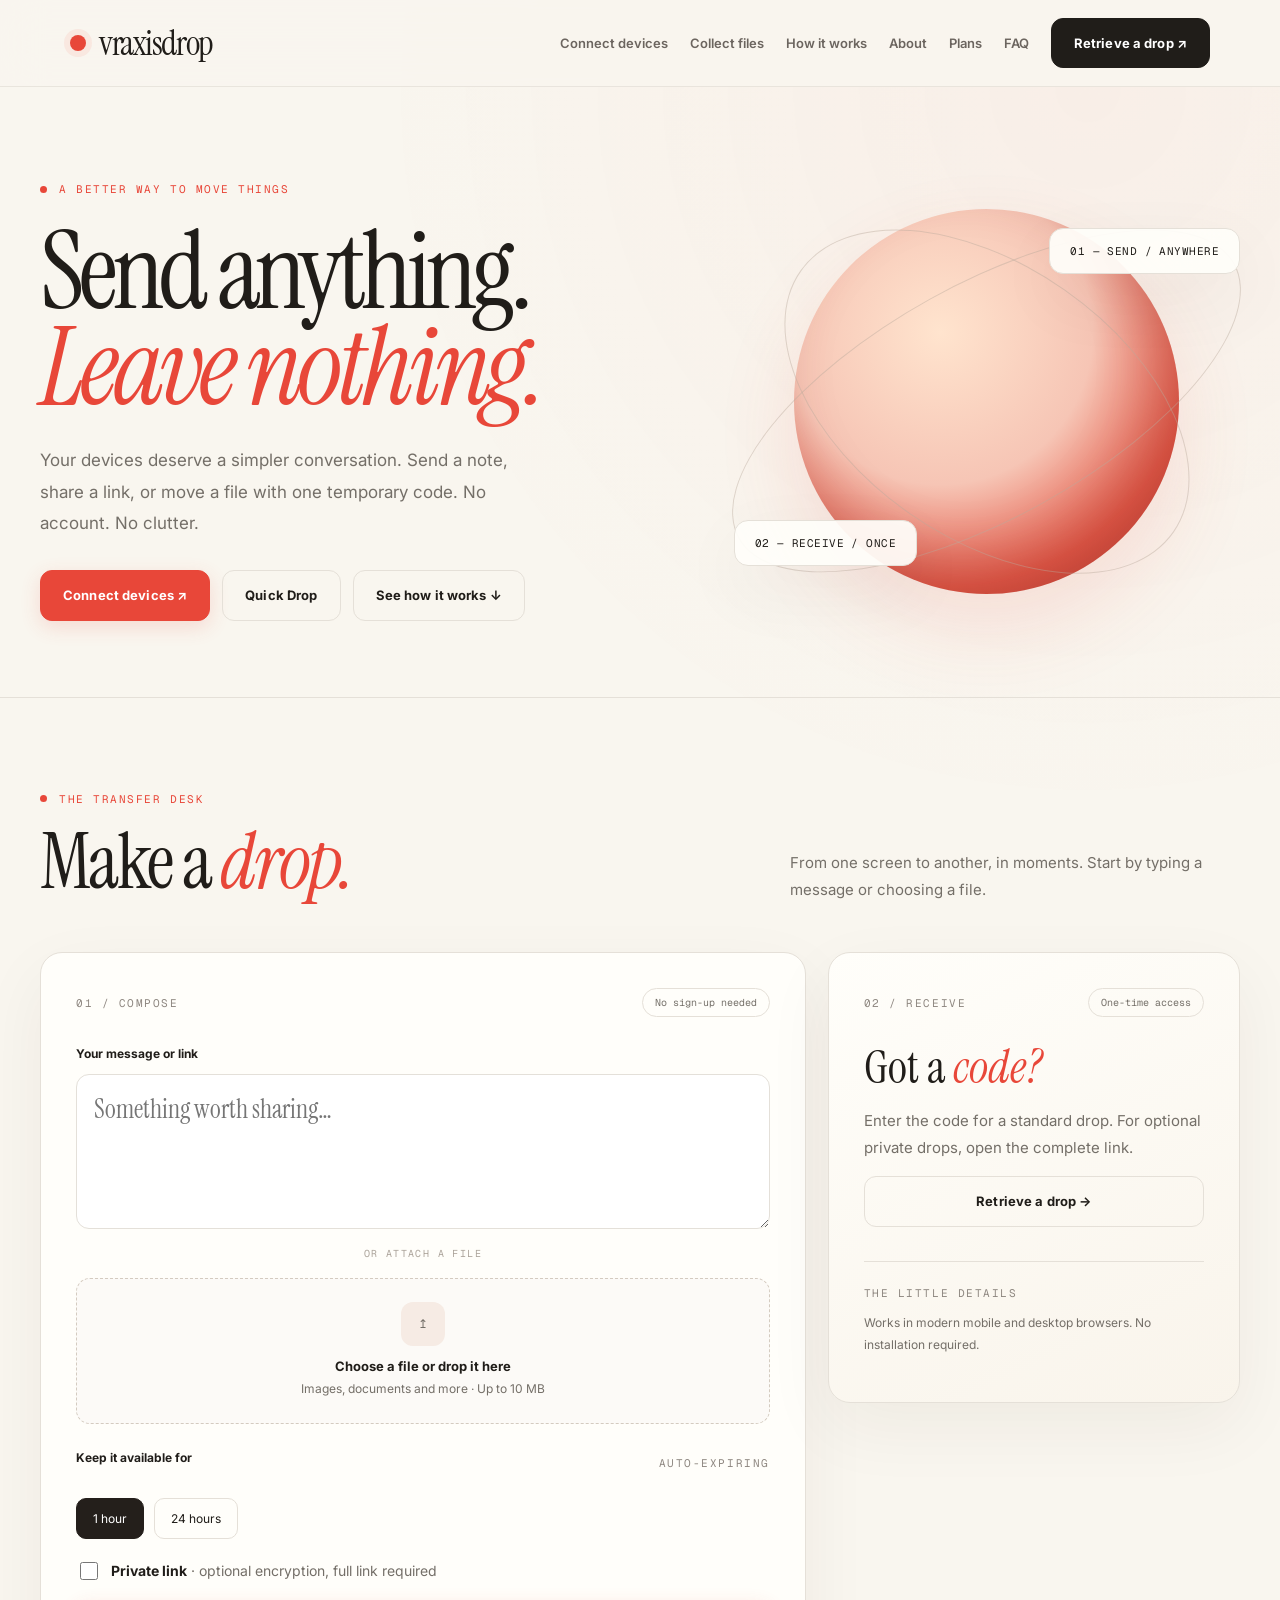
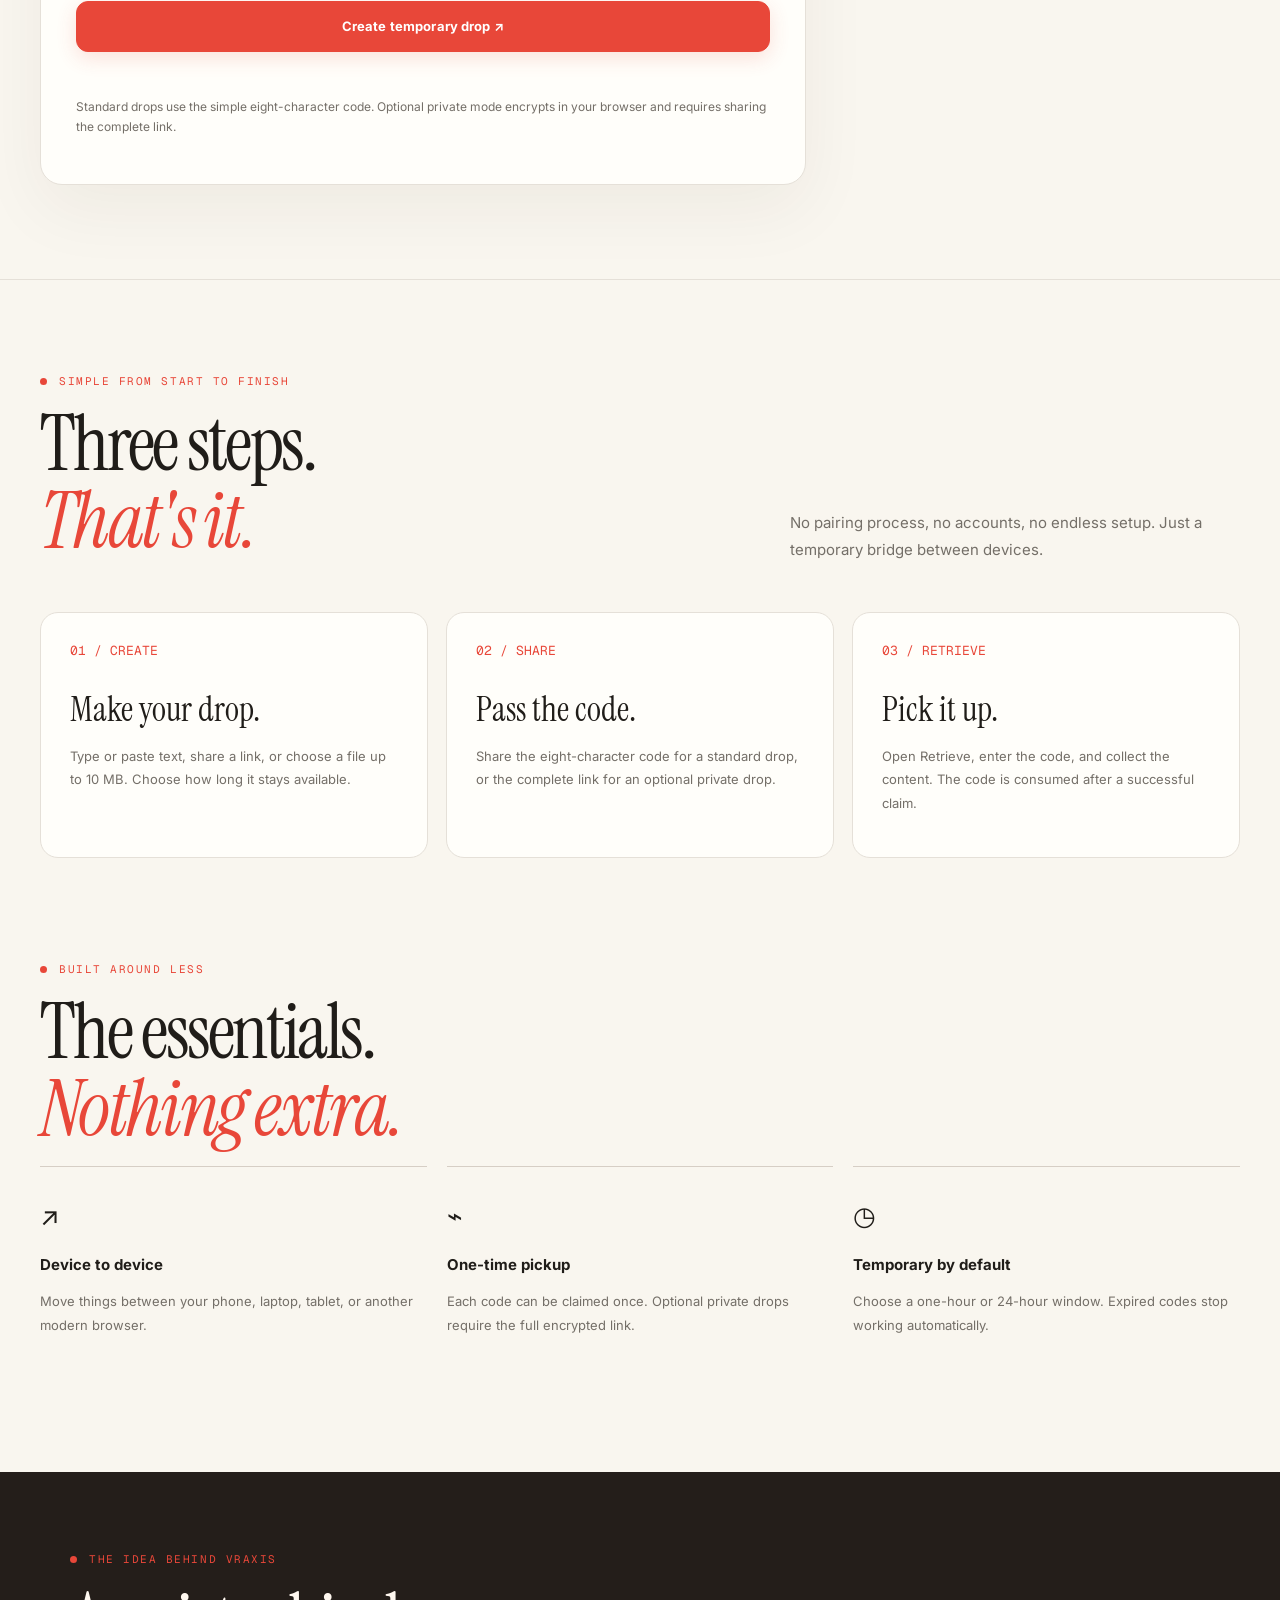
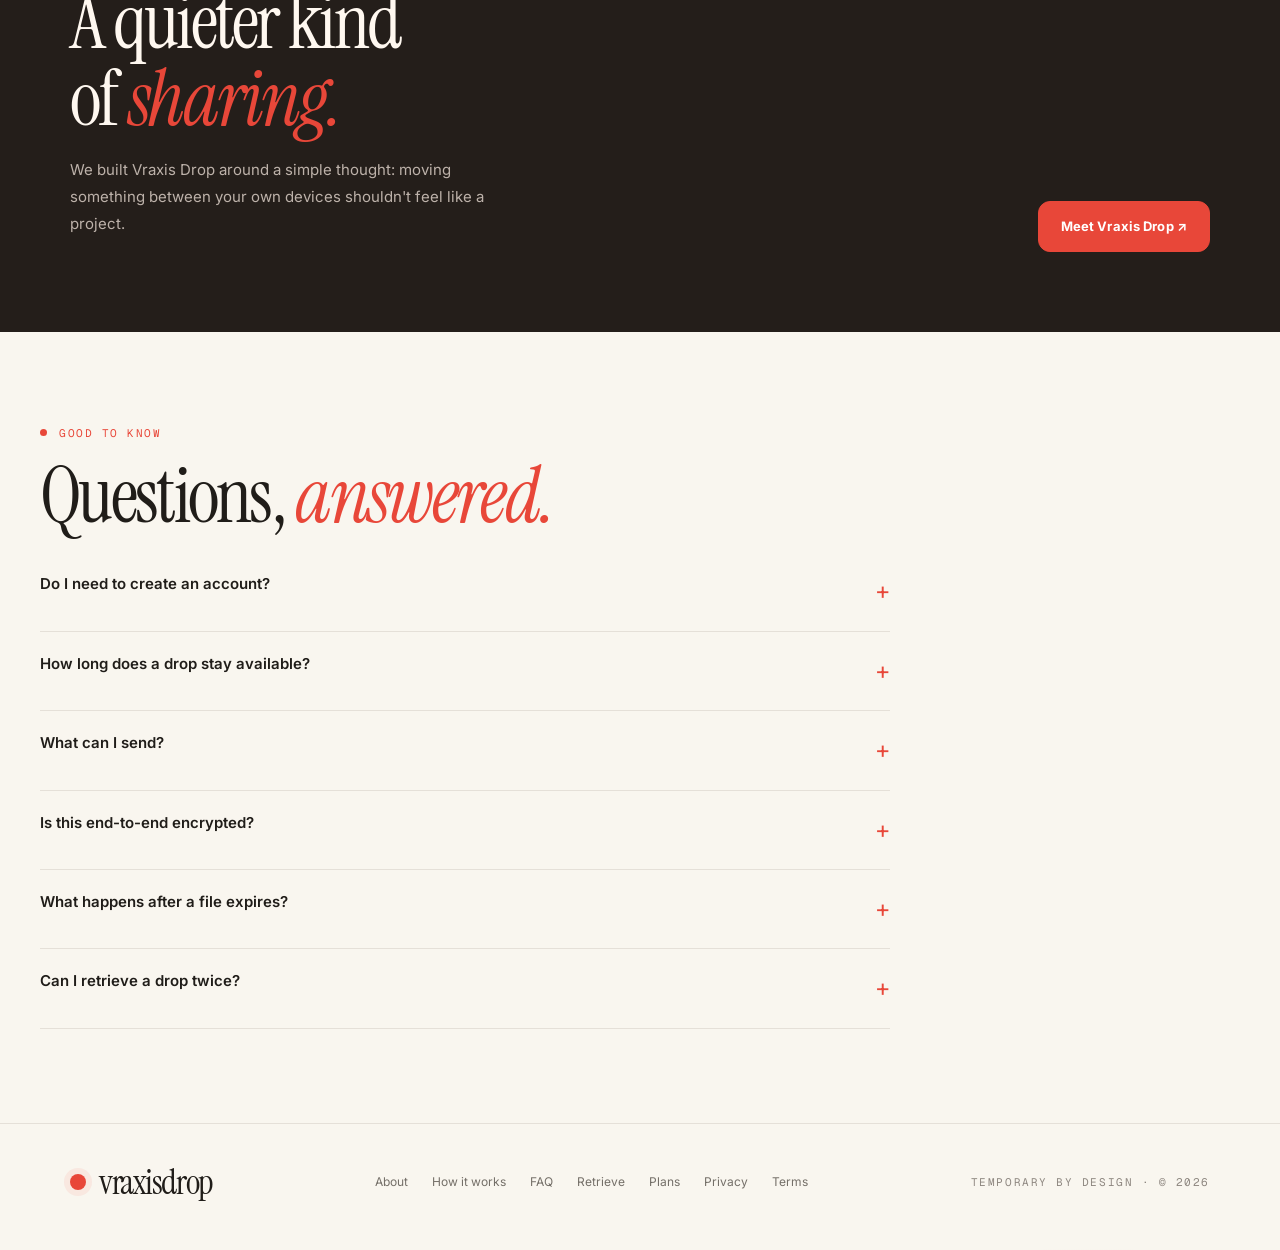
<file: index.html>
<!doctype html>
<html lang="en">
<head>
<meta charset="utf-8">
<meta name="viewport" content="width=device-width, initial-scale=1">
<title>Vraxis Drop V2</title>
<meta http-equiv="refresh" content="0;url=./site/">
<link rel="canonical" href="./site/">
<style>body{background:#faf8f3;color:#29241f;font-family:Georgia,serif;display:grid;place-items:center;min-height:90vh;text-align:center}a{color:#c75b30}</style>
</head>
<body><main><h1>Vraxis Drop V2</h1><p>Opening the transfer website…</p><p><a href="./site/">Open Vraxis Drop →</a></p></main>
<script>location.replace(new URL("./site/",location.href).href)</script>
</body></html>
</file>
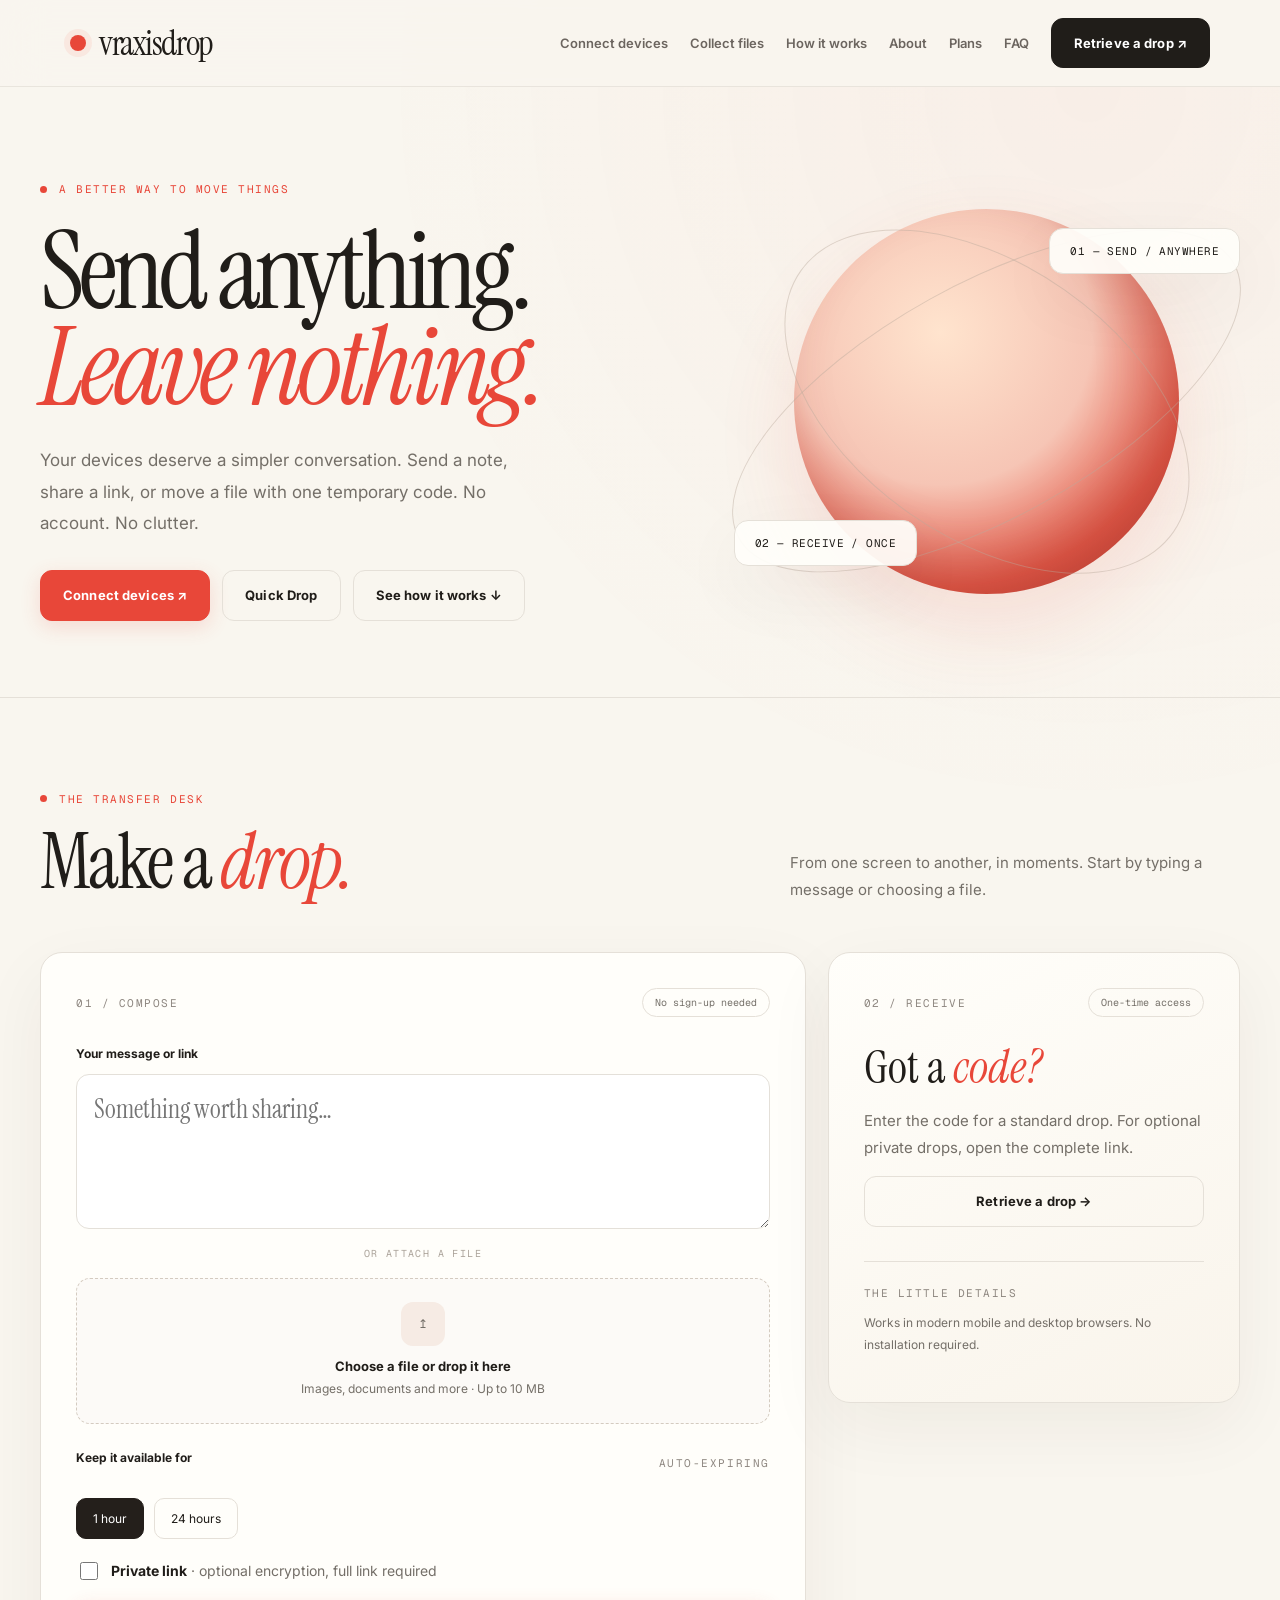
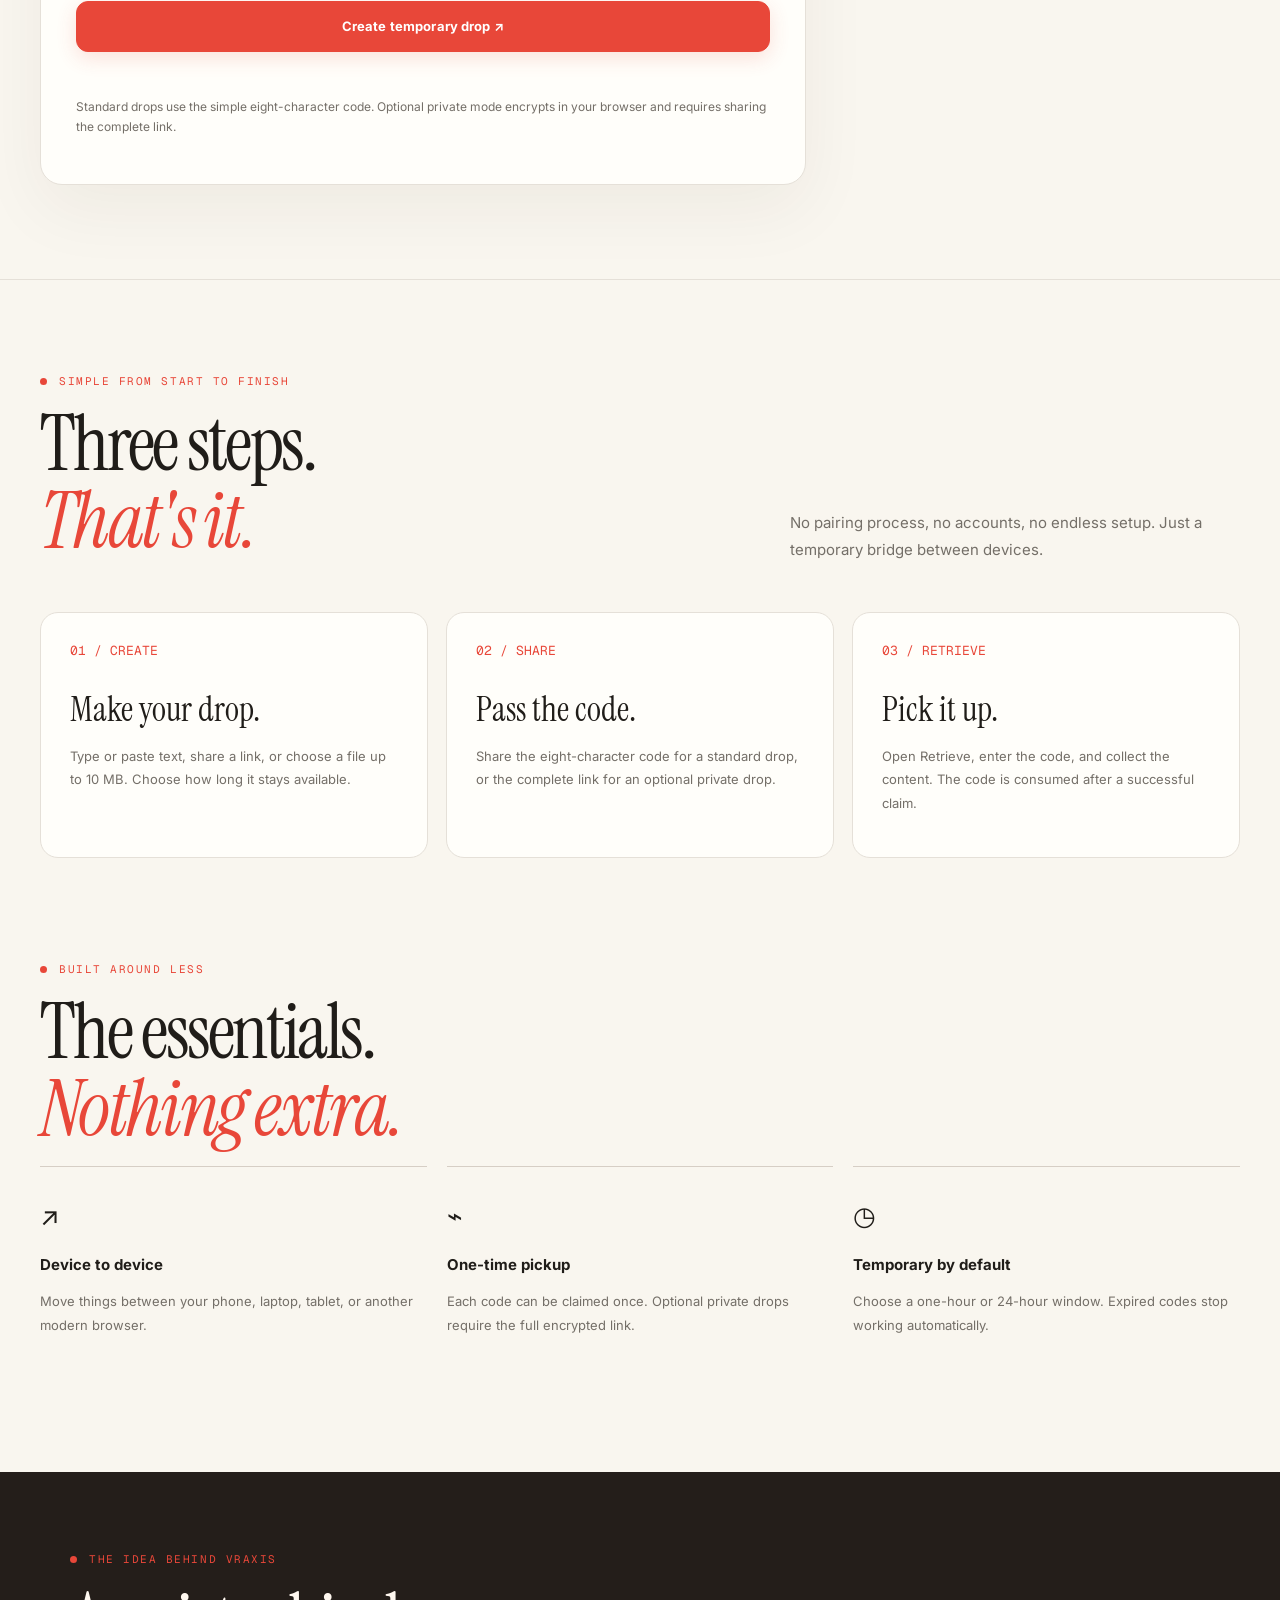
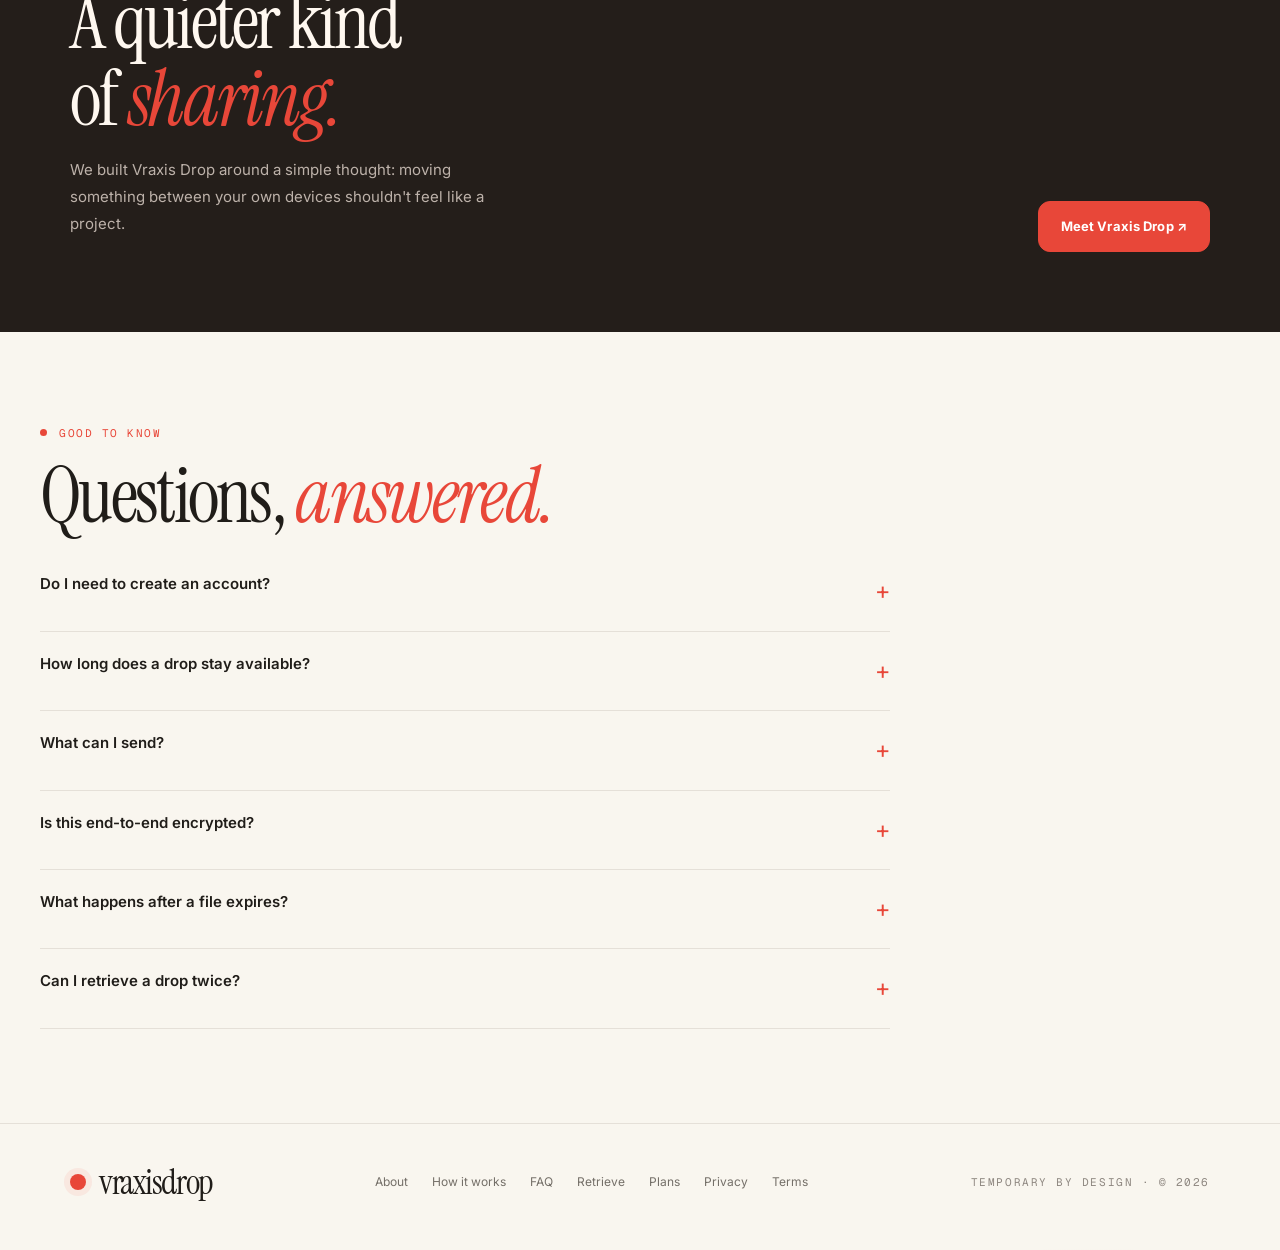
<file: site/index.html>
<!doctype html><html lang="en"><head><meta charset="utf-8"><meta name="viewport" content="width=device-width,initial-scale=1"><meta name="theme-color" content="#f9f6ef"><meta name="description" content="Temporary text and file transfers between devices. No account required."><title>Send anything. Leave nothing. — Vraxis Drop</title><link rel="stylesheet" href="style.css?v=2-4-0"><link rel="manifest" href="manifest.webmanifest"><link rel="icon" href="icon.svg" type="image/svg+xml"><meta name="apple-mobile-web-app-capable" content="yes"><meta name="apple-mobile-web-app-status-bar-style" content="default"></head><body><div class="nav-wrap"><nav class="nav shell"><a class="brand" href="./"><span class="brand-dot"></span>vraxisdrop</a><div class="nav-links"><a href="connect.html">Connect devices</a><a href="collect.html">Collect files</a><a href="./#how">How it works</a><a href="about.html">About</a><a href="plans.html">Plans</a><a href="./#faq">FAQ</a><a class="nav-cta" href="retrieve.html">Retrieve a drop ↗</a></div></nav></div><main><section class="hero shell"><div class="hero-grid"><div><div class="eyebrow">A better way to move things</div><h1>Send anything.<br><em>Leave nothing.</em></h1><p class="lead">Your devices deserve a simpler conversation. Send a note, share a link, or move a file with one temporary code. No account. No clutter.</p><div class="hero-actions"><a class="btn ember" href="connect.html">Connect devices ↗</a><a class="btn ghost" href="#drop">Quick Drop</a><a class="btn ghost" href="#how">See how it works ↓</a></div></div><div class="hero-art" aria-hidden="true"><div class="orbit"></div><div class="orbit two"></div><div class="orb"></div><div class="art-label top">01 — SEND / ANYWHERE</div><div class="art-label bottom">02 — RECEIVE / ONCE</div></div></div></section><hr class="divider"><section class="section shell" id="drop"><div class="section-head"><div><div class="eyebrow">The transfer desk</div><h2 class="section-title">Make a <em>drop.</em></h2></div><p class="section-desc">From one screen to another, in moments. Start by typing a message or choosing a file.</p></div><div class="transfer-grid"><form class="panel" id="send"><div class="panel-top"><span class="micro">01 / Compose</span><span class="pill">No sign-up needed</span></div><label class="field-label" for="content">Your message or link</label><textarea id="content" name="content" placeholder="Something worth sharing…"></textarea><div class="split-label">OR ATTACH A FILE</div><label class="file-zone" id="file-zone"><span class="file-icon" aria-hidden="true">↥</span><strong id="file-title">Choose a file or drop it here</strong><span id="file-detail">Images, documents and more · Up to 10 MB</span><input id="file" type="file" name="file"></label><div class="panel-top" style="margin:24px 0 6px"><span class="field-label">Keep it available for</span><span class="micro">Auto-expiring</span></div><div class="expiry"><label><input type="radio" name="expiry" value="1h" checked><span>1 hour</span></label><label><input type="radio" name="expiry" value="24h"><span>24 hours</span></label></div><label style="display:flex;gap:10px;align-items:center;margin:18px 0;font-size:14px"><input id="private-mode" type="checkbox"><span><strong>Private link</strong> <span style="color:var(--muted)">· optional encryption, full link required</span></span></label><button class="btn ember full" type="submit">Create temporary drop ↗</button><p id="feedback" class="status" role="status" aria-live="polite"></p><p class="hint">Standard drops use the simple eight-character code. Optional private mode encrypts in your browser and requires sharing the complete link.</p></form><aside class="panel side-card"><div class="panel-top"><span class="micro">02 / Receive</span><span class="pill">One-time access</span></div><h3 class="panel-title">Got a <em>code?</em></h3><p>Enter the code for a standard drop. For optional private drops, open the complete link.</p><a class="btn ghost full" href="retrieve.html">Retrieve a drop →</a><div style="margin-top:34px;border-top:1px solid var(--line);padding-top:24px"><div class="micro">The little details</div><p class="hint">Works in modern mobile and desktop browsers. No installation required.</p></div></aside></div></section><hr class="divider"><section class="section shell" id="how"><div class="section-head"><div><div class="eyebrow">Simple from start to finish</div><h2 class="section-title">Three steps.<br><em>That's it.</em></h2></div><p class="section-desc">No pairing process, no accounts, no endless setup. Just a temporary bridge between devices.</p></div><div class="steps"><article class="step"><div class="step-number">01 / CREATE</div><h3>Make your drop.</h3><p>Type or paste text, share a link, or choose a file up to 10 MB. Choose how long it stays available.</p></article><article class="step"><div class="step-number">02 / SHARE</div><h3>Pass the code.</h3><p>Share the eight-character code for a standard drop, or the complete link for an optional private drop.</p></article><article class="step"><div class="step-number">03 / RETRIEVE</div><h3>Pick it up.</h3><p>Open Retrieve, enter the code, and collect the content. The code is consumed after a successful claim.</p></article></div></section><section class="section shell" style="padding-top:10px"><div class="eyebrow">Built around less</div><h2 class="section-title">The essentials.<br><em>Nothing extra.</em></h2><div class="features"><div class="feature"><div class="feature-icon">↗</div><h3>Device to device</h3><p>Move things between your phone, laptop, tablet, or another modern browser.</p></div><div class="feature"><div class="feature-icon">⌁</div><h3>One-time pickup</h3><p>Each code can be claimed once. Optional private drops require the full encrypted link.</p></div><div class="feature"><div class="feature-icon">◷</div><h3>Temporary by default</h3><p>Choose a one-hour or 24-hour window. Expired codes stop working automatically.</p></div></div></section><section class="band"><div class="shell section-head" style="margin-bottom:0"><div><div class="eyebrow">The idea behind Vraxis</div><h2 class="section-title">A quieter kind<br>of <em>sharing.</em></h2><p class="section-desc">We built Vraxis Drop around a simple thought: moving something between your own devices shouldn't feel like a project.</p></div><a class="btn" href="about.html">Meet Vraxis Drop ↗</a></div></section><section class="section shell" id="faq"><div class="eyebrow">Good to know</div><h2 class="section-title">Questions, <em>answered.</em></h2><div class="faq"><details><summary>Do I need to create an account?</summary><p>No. You can create and retrieve temporary drops without registering.</p></details><details><summary>How long does a drop stay available?</summary><p>Choose one hour or 24 hours. A drop also becomes unavailable immediately after its first successful retrieval.</p></details><details><summary>What can I send?</summary><p>Text, links, and files up to 10 MB for standard drops or 9 MB in Private Mode. If you select a file, the file is sent instead of the text in the message field.</p></details><details><summary>Is this end-to-end encrypted?</summary><p>Standard Quick Drops are not end-to-end encrypted. Optional Private Mode encrypts content in the browser using AES-256-GCM and requires the complete pickup link. Private Mode has not undergone independent security review.</p></details><details><summary>What happens after a file expires?</summary><p>The pickup code stops working. Expired files are cleaned up opportunistically as new drops are created; cleanup is not immediate.</p></details><details><summary>Can I retrieve a drop twice?</summary><p>No. A code is designed for a single successful claim. Make a new drop if you need to share it again.</p></details></div></section></main><footer class="footer"><div class="shell footer-row"><a class="brand" href="./"><span class="brand-dot"></span>vraxisdrop</a><div class="footer-links"><a href="about.html">About</a><a href="./#how">How it works</a><a href="./#faq">FAQ</a><a href="retrieve.html">Retrieve</a><a href="plans.html">Plans</a><a href="privacy.html">Privacy</a><a href="terms.html">Terms</a></div><span class="micro">Temporary by design · © 2026</span></div></footer><script src="config.js"></script><script src="app.js?v=2-4-0"></script><script defer src="pwa.js?v=1"></script></body></html>
</file>
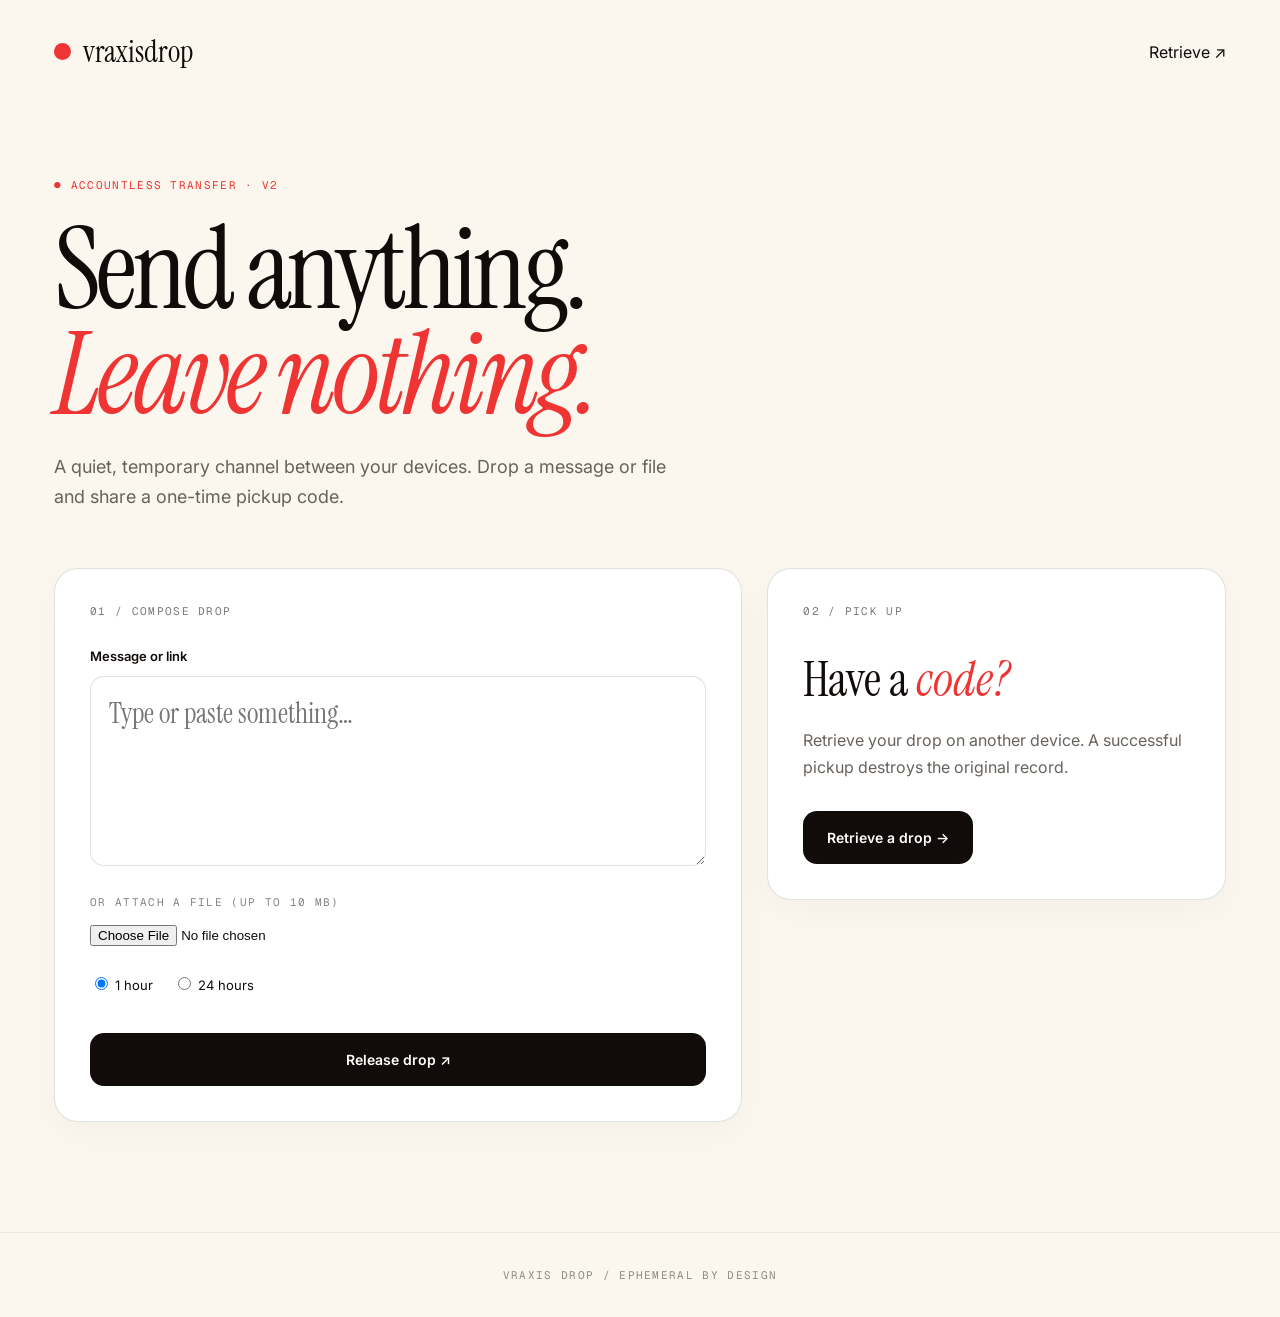
<file: templates/index.html>
<!doctype html><html lang="en"><head><meta charset="utf-8"><meta name="viewport" content="width=device-width,initial-scale=1"><title>Vraxis Drop — Send anything. Leave nothing.</title><link rel="stylesheet" href="/static/style.css"></head><body><nav><a class="brand" href="/"><span class="dot"></span>vraxisdrop</a><a href="/retrieve">Retrieve ↗</a></nav><main><div class="eyebrow">● ACCOUNTLESS TRANSFER · V2</div><h1>Send anything.<br><em>Leave nothing.</em></h1><p class="intro">A quiet, temporary channel between your devices. Drop a message or file and share a one-time pickup code.</p><div class="layout"><form class="surface" action="/drop" method="post" enctype="multipart/form-data"><div class="small">01 / COMPOSE DROP</div><label for="content">Message or link</label><textarea id="content" name="content" placeholder="Type or paste something…"></textarea><div class="or">OR ATTACH A FILE (UP TO 10 MB)</div><input type="file" name="file"><div class="expiry"><label><input type="radio" name="expiry" value="1h" checked> 1 hour</label><label><input type="radio" name="expiry" value="24h"> 24 hours</label></div><button>Release drop ↗</button></form><aside class="surface"><div class="small">02 / PICK UP</div><h2>Have a <em>code?</em></h2><p>Retrieve your drop on another device. A successful pickup destroys the original record.</p><a class="secondary" href="/retrieve">Retrieve a drop →</a></aside></div></main><footer>VRAXIS DROP / EPHEMERAL BY DESIGN</footer></body></html>
</file>
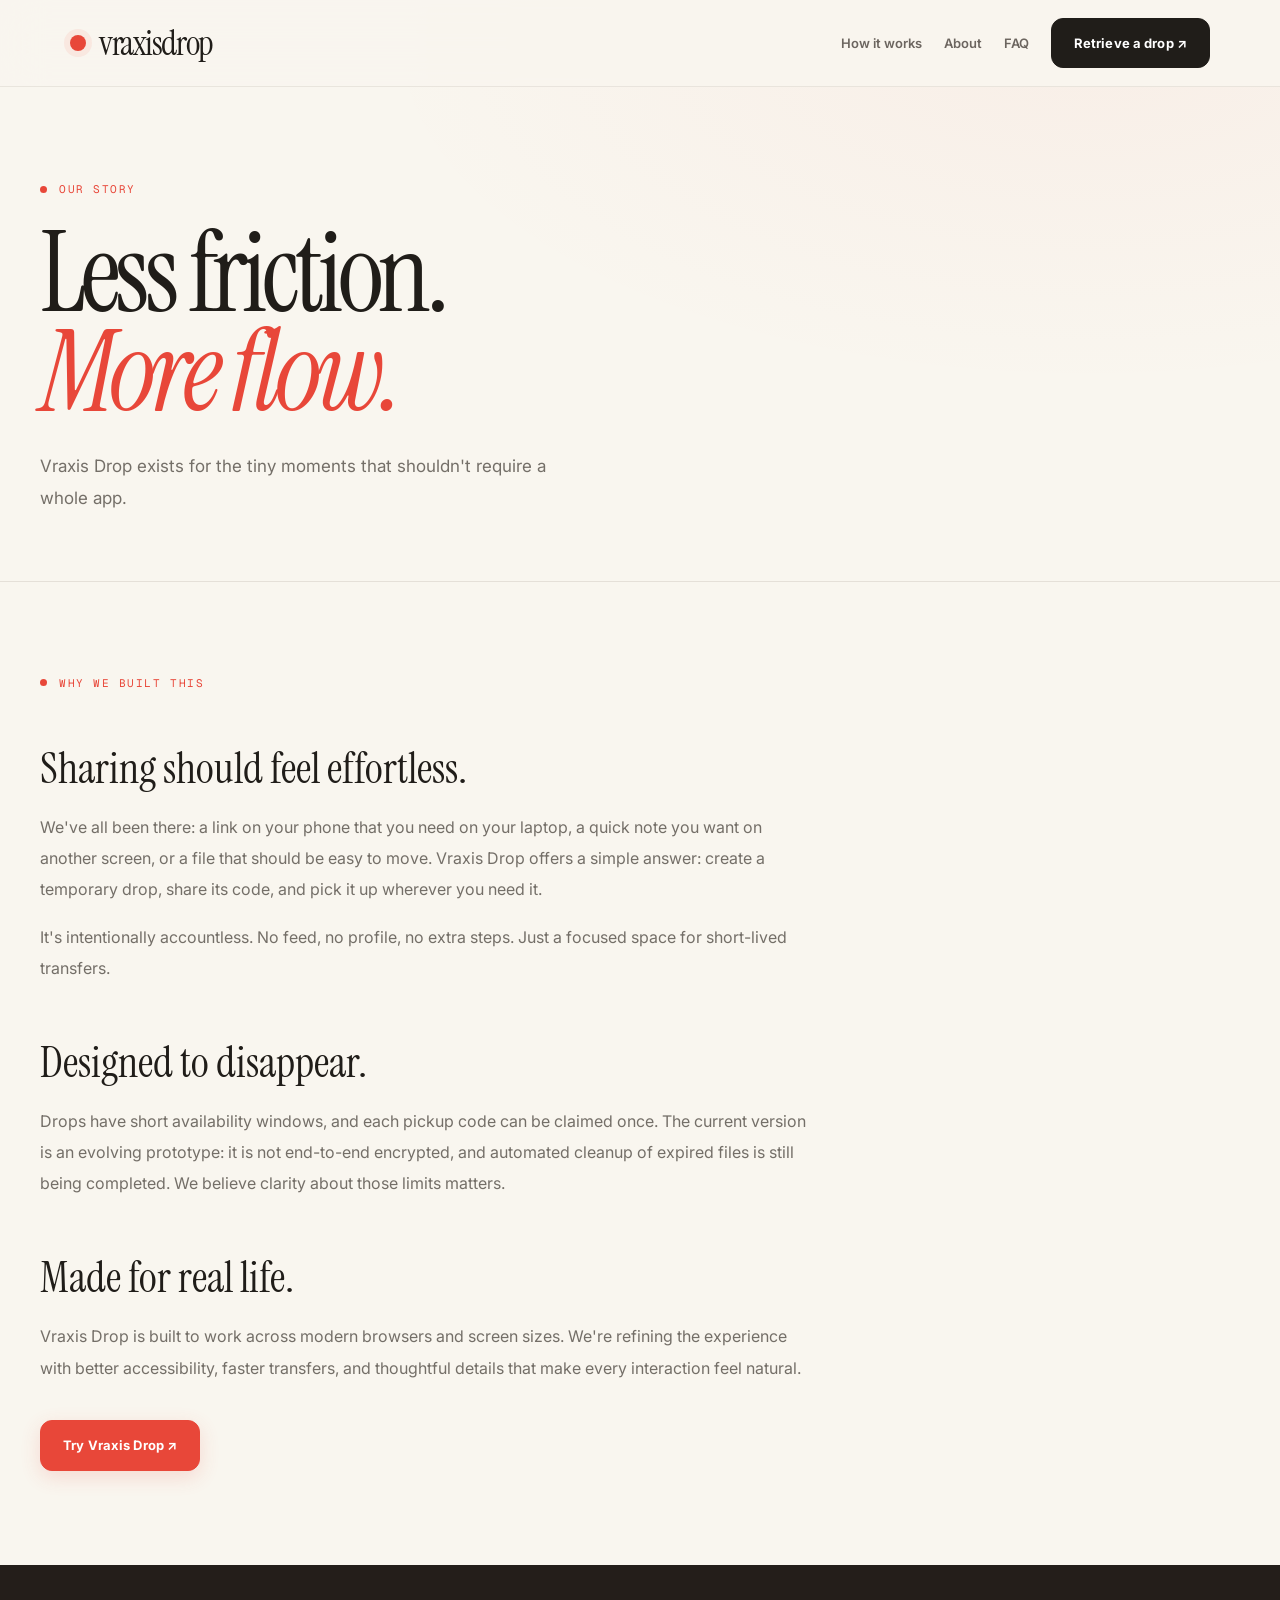
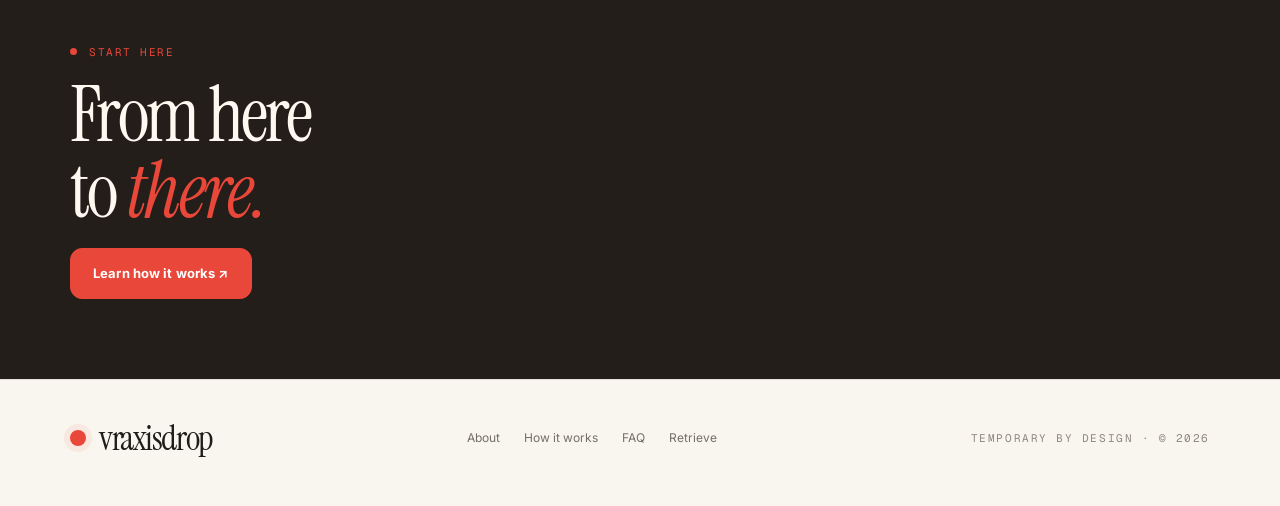
<file: site/about.html>
<!doctype html><html lang="en"><head><meta charset="utf-8"><meta name="viewport" content="width=device-width,initial-scale=1"><meta name="theme-color" content="#f9f6ef"><meta name="description" content="Meet Vraxis Drop, a simple temporary transfer experience."><title>About — Vraxis Drop</title><link rel="stylesheet" href="style.css?v=2-1-1"><link rel="manifest" href="manifest.webmanifest"><link rel="icon" href="icon.svg" type="image/svg+xml"><meta name="apple-mobile-web-app-capable" content="yes"><meta name="apple-mobile-web-app-status-bar-style" content="default"></head><body><div class="nav-wrap"><nav class="nav shell"><a class="brand" href="./"><span class="brand-dot"></span>vraxisdrop</a><div class="nav-links"><a href="./#how">How it works</a><a href="about.html">About</a><a href="./#faq">FAQ</a><a class="nav-cta" href="retrieve.html">Retrieve a drop ↗</a></div></nav></div><main><section class="page-hero shell"><div class="eyebrow">Our story</div><h1 class="page-title">Less friction.<br><em>More flow.</em></h1><p class="lead">Vraxis Drop exists for the tiny moments that shouldn't require a whole app.</p></section><hr class="divider"><section class="section shell"><div class="reading"><div class="eyebrow">Why we built this</div><h2>Sharing should feel effortless.</h2><p>We've all been there: a link on your phone that you need on your laptop, a quick note you want on another screen, or a file that should be easy to move. Vraxis Drop offers a simple answer: create a temporary drop, share its code, and pick it up wherever you need it.</p><p>It's intentionally accountless. No feed, no profile, no extra steps. Just a focused space for short-lived transfers.</p><h2>Designed to disappear.</h2><p>Drops have short availability windows, and each pickup code can be claimed once. The current version is an evolving prototype: it is not end-to-end encrypted, and automated cleanup of expired files is still being completed. We believe clarity about those limits matters.</p><h2>Made for real life.</h2><p>Vraxis Drop is built to work across modern browsers and screen sizes. We're refining the experience with better accessibility, faster transfers, and thoughtful details that make every interaction feel natural.</p><a class="btn ember" href="./#drop" style="margin-top:20px">Try Vraxis Drop ↗</a></div></section><section class="band"><div class="shell"><div class="eyebrow">Start here</div><h2 class="section-title">From here<br>to <em>there.</em></h2><a class="btn" href="./#how">Learn how it works ↗</a></div></section></main><footer class="footer"><div class="shell footer-row"><a class="brand" href="./"><span class="brand-dot"></span>vraxisdrop</a><div class="footer-links"><a href="about.html">About</a><a href="./#how">How it works</a><a href="./#faq">FAQ</a><a href="retrieve.html">Retrieve</a></div><span class="micro">Temporary by design · © 2026</span></div></footer><script defer src="pwa.js?v=1"></script></body></html>
</file>
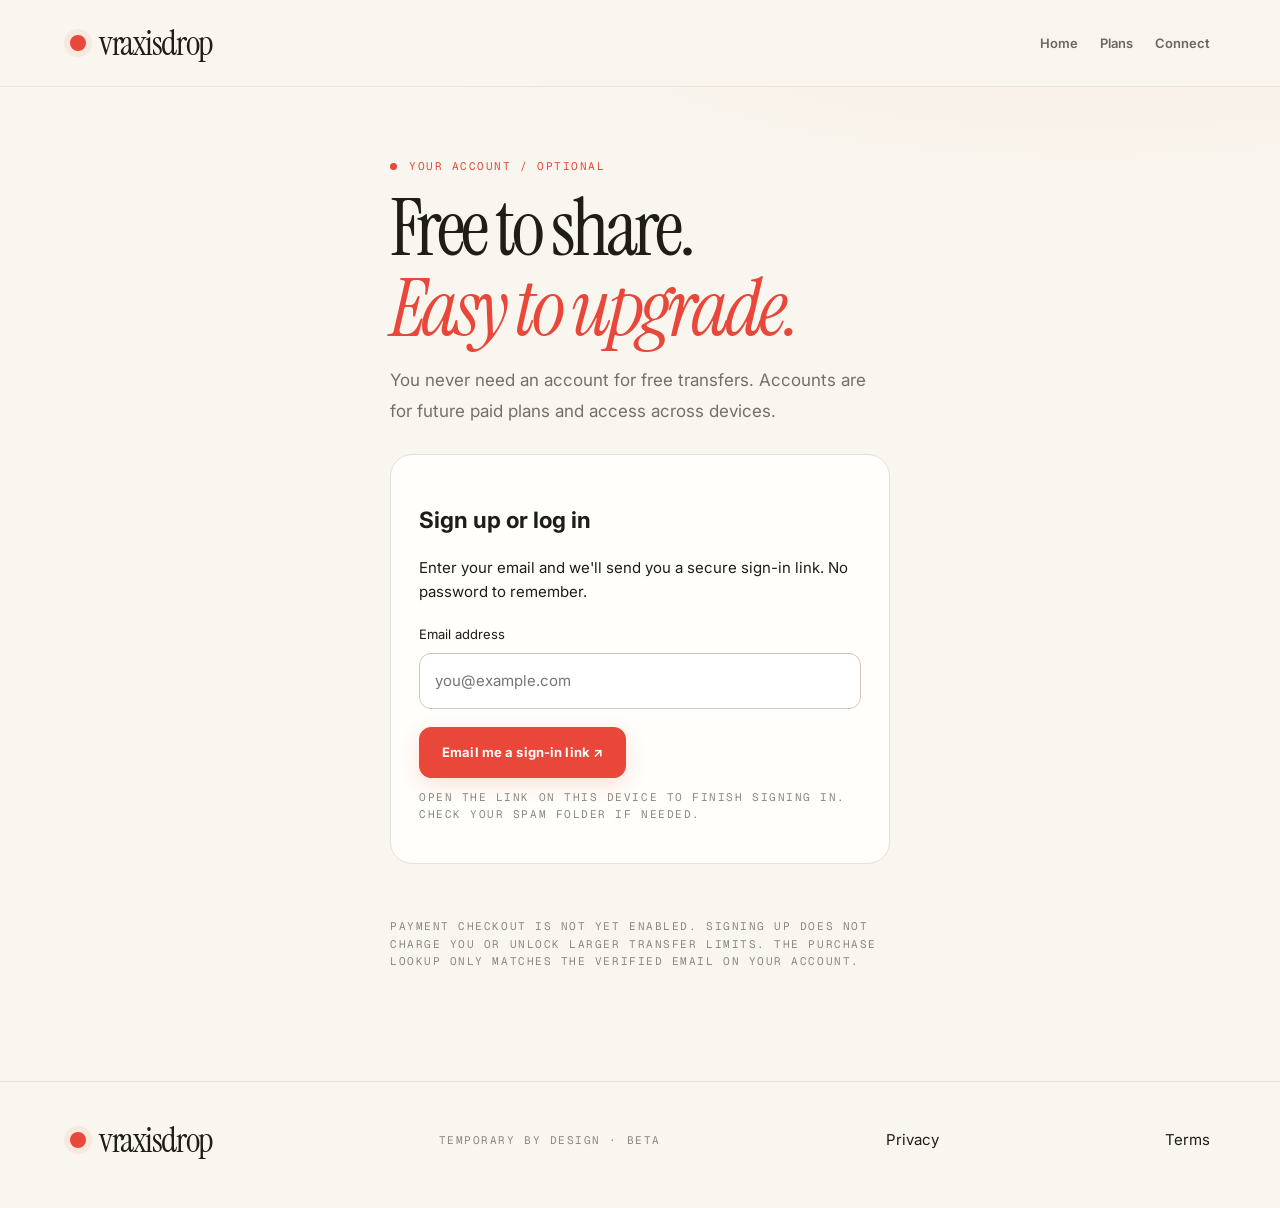
<file: site/account.html>
<!doctype html><html lang="en"><head><meta charset="utf-8"><meta name="viewport" content="width=device-width,initial-scale=1"><meta name="theme-color" content="#f9f6ef"><title>Account — Vraxis Drop</title><link rel="stylesheet" href="style.css?v=2-4-0"><link rel="icon" href="icon.svg" type="image/svg+xml"><style>.account{max-width:560px;margin:72px auto 110px}.account h1{font:clamp(54px,9vw,80px)/1 'Instrument Serif',serif;letter-spacing:-.05em;margin:15px 0}.account h1 em{color:#e84739}.auth-card{padding:28px;background:#fffefa;border:1px solid #e5e0d8;border-radius:22px;margin-top:26px}.auth-card label{display:block;margin:20px 0 8px;font-size:13px}.auth-card input{box-sizing:border-box;width:100%;padding:15px;border:1px solid #cfc7bd;border-radius:12px;background:#fff;font:inherit;color:#302d29}.auth-card button{margin-top:18px;cursor:pointer}.auth-card button:disabled{opacity:.5;cursor:wait}.account-status{min-height:24px;margin:15px 0;color:#544c44;line-height:1.5}.account-status.error{color:#a52b22}.account-actions{display:flex;gap:12px;flex-wrap:wrap;margin-top:16px}.account .micro{line-height:1.6}.hidden{display:none!important}</style></head><body><div class="nav-wrap"><nav class="nav shell"><a class="brand" href="./"><span class="brand-dot"></span>vraxisdrop</a><div class="nav-links"><a href="./">Home</a><a href="plans.html">Plans</a><a href="connect.html">Connect</a></div></nav></div><main class="shell account"><div class="eyebrow">Your account / Optional</div><h1>Free to share.<br><em>Easy to upgrade.</em></h1><p class="lead">You never need an account for free transfers. Accounts are for future paid plans and access across devices.</p><section id="signed-out" class="auth-card"><h2>Sign up or log in</h2><p>Enter your email and we'll send you a secure sign-in link. No password to remember.</p><form id="login-form"><label for="email">Email address</label><input id="email" type="email" autocomplete="email" placeholder="you@example.com" required maxlength="254"><button class="btn ember" id="login-button" type="submit">Email me a sign-in link ↗</button></form><p class="micro">Open the link on this device to finish signing in. Check your spam folder if needed.</p></section><section id="signed-in" class="auth-card hidden"><h2>My account</h2><p id="user-email"></p><div id="plan-summary"><strong>Free</strong><p>Paid plans are not available to activate yet.</p></div><div class="account-actions"><button class="btn ember" id="refresh-button" type="button">Refresh plan</button><button class="btn" id="claim-button" type="button">Find my purchases</button><button class="btn" id="logout-button" type="button">Log out</button></div></section><p id="status" class="account-status" role="status" aria-live="polite"></p><p class="micro">Payment checkout is not yet enabled. Signing up does not charge you or unlock larger transfer limits. The purchase lookup only matches the verified email on your account.</p></main><footer class="footer"><div class="shell footer-row"><a class="brand" href="./"><span class="brand-dot"></span>vraxisdrop</a><span class="micro">Temporary by design · Beta</span><a href="privacy.html">Privacy</a><a href="terms.html">Terms</a></div></footer><script type="module" src="account.js?v=1"></script><script defer src="pwa.js?v=1"></script></body></html>
</file>
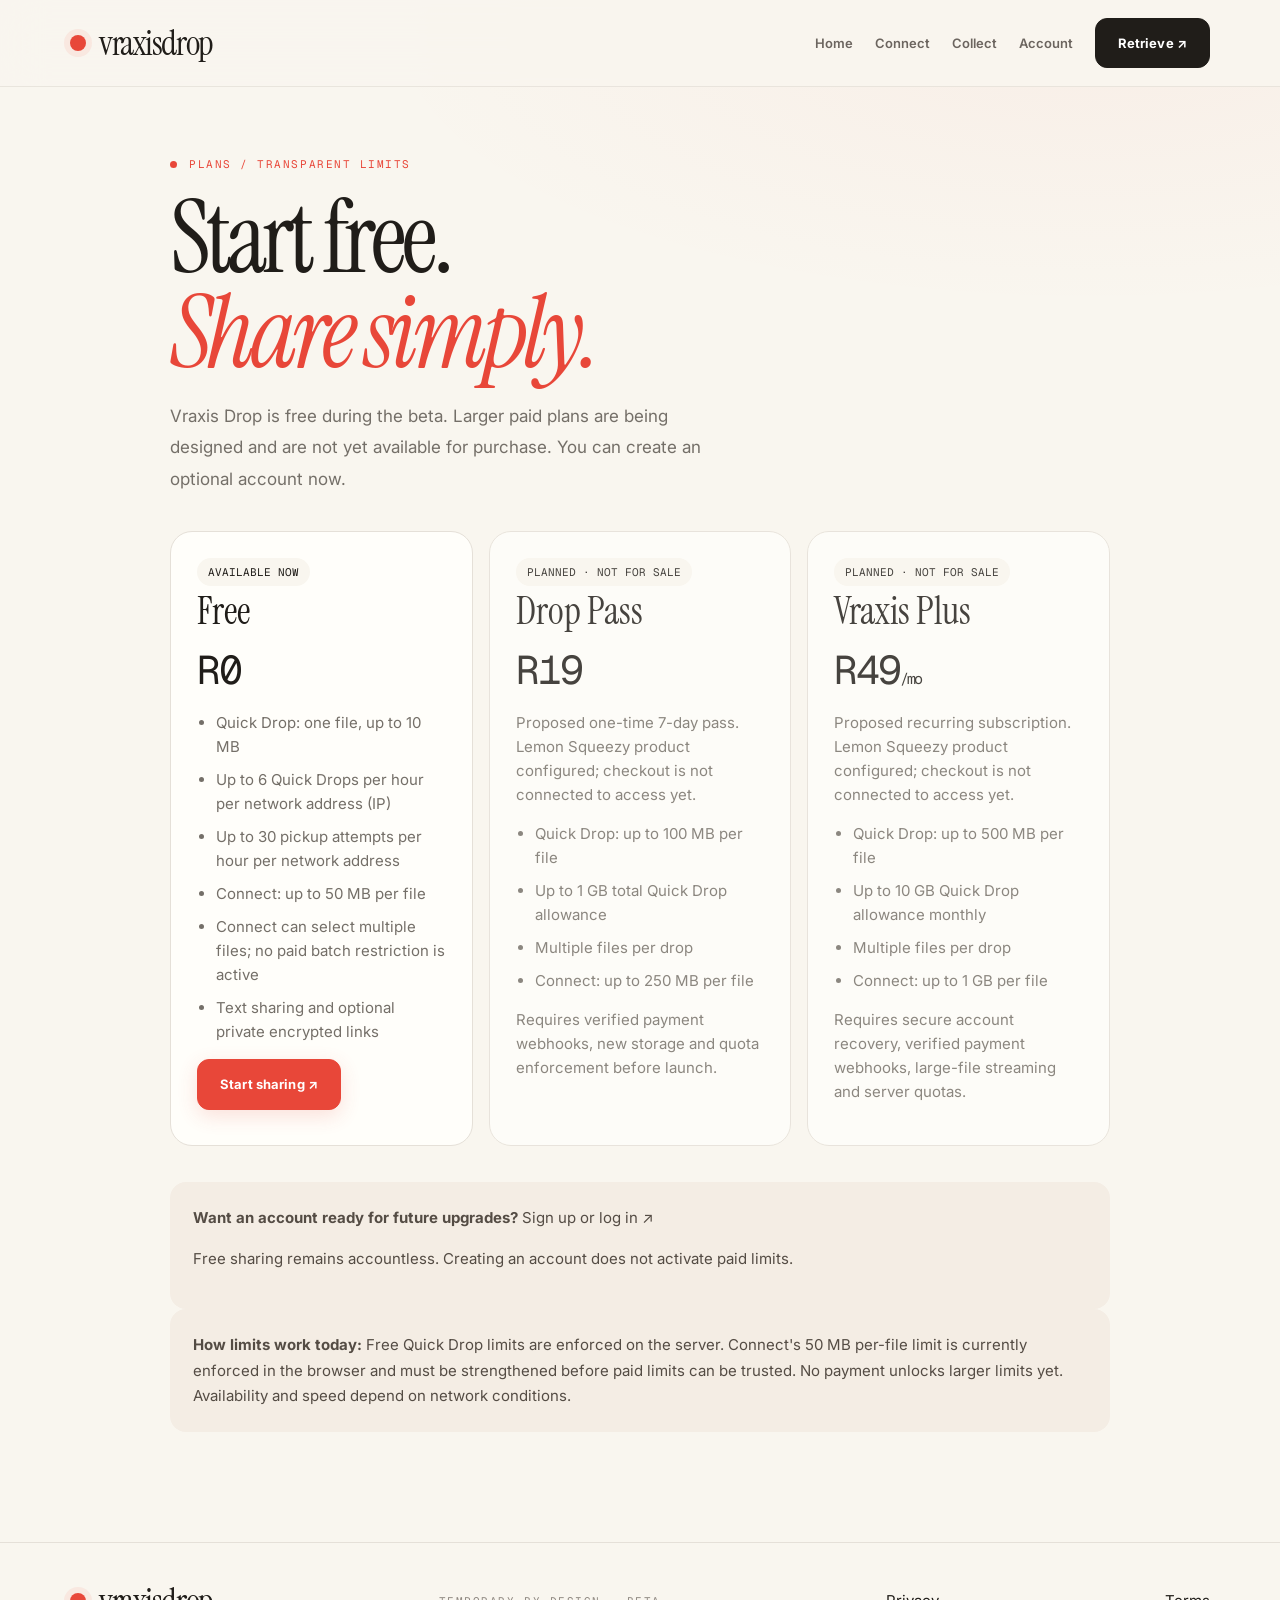
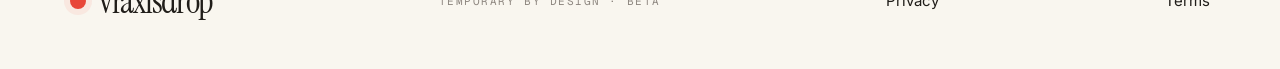
<file: site/plans.html>
<!doctype html><html lang="en"><head><meta charset="utf-8"><meta name="viewport" content="width=device-width,initial-scale=1"><meta name="theme-color" content="#f9f6ef"><meta name="description" content="Vraxis Drop free transfer limits and planned paid tiers."><title>Plans & Limits — Vraxis Drop</title><link rel="stylesheet" href="style.css?v=2-4-0"><link rel="manifest" href="manifest.webmanifest"><link rel="icon" href="icon.svg" type="image/svg+xml"><style>.plans{max-width:1000px;margin:70px auto 110px}.plans h1{font:clamp(55px,9vw,100px)/.95 'Instrument Serif',serif;letter-spacing:-.05em;margin:20px 0}.plans h1 em{color:#e84739}.plan-grid{display:grid;grid-template-columns:repeat(3,minmax(0,1fr));gap:16px;margin:36px 0}.plan{padding:26px;border:1px solid #e5e0d8;border-radius:22px;background:#fffefa}.plan h2{font:38px 'Instrument Serif',serif;margin:0 0 8px}.plan .price{font:40px 'Geist Mono',monospace;letter-spacing:-.05em}.plan p,.plan li{color:#746f68;line-height:1.6}.plan ul{padding-left:19px}.plan li{margin:9px 0}.plan .state{display:inline-block;padding:7px 11px;background:#f9f6ef;border-radius:99px;font:11px 'Geist Mono',monospace;text-transform:uppercase}.plan.planned{opacity:.82}.plans-note{padding:23px;background:#f4ede4;border-radius:16px;color:#544c44;line-height:1.7}@media(max-width:780px){.plan-grid{grid-template-columns:1fr}.plans{margin:40px auto 70px}}</style></head><body><div class="nav-wrap"><nav class="nav shell"><a class="brand" href="./"><span class="brand-dot"></span>vraxisdrop</a><div class="nav-links"><a href="./">Home</a><a href="connect.html">Connect</a><a href="collect.html">Collect</a><a href="account.html">Account</a><a class="nav-cta" href="retrieve.html">Retrieve ↗</a></div></nav></div><main class="shell plans"><div class="eyebrow">Plans / Transparent limits</div><h1>Start free.<br><em>Share simply.</em></h1><p class="lead">Vraxis Drop is free during the beta. Larger paid plans are being designed and are not yet available for purchase. You can create an optional account now.</p><div class="plan-grid"><section class="plan"><span class="state">Available now</span><h2>Free</h2><div class="price">R0</div><ul><li>Quick Drop: one file, up to 10 MB</li><li>Up to 6 Quick Drops per hour per network address (IP)</li><li>Up to 30 pickup attempts per hour per network address</li><li>Connect: up to 50 MB per file</li><li>Connect can select multiple files; no paid batch restriction is active</li><li>Text sharing and optional private encrypted links</li></ul><a class="btn ember" href="./">Start sharing ↗</a></section><section class="plan planned"><span class="state">Planned · Not for sale</span><h2>Drop Pass</h2><div class="price">R19</div><p>Proposed one-time 7-day pass. Lemon Squeezy product configured; checkout is not connected to access yet.</p><ul><li>Quick Drop: up to 100 MB per file</li><li>Up to 1 GB total Quick Drop allowance</li><li>Multiple files per drop</li><li>Connect: up to 250 MB per file</li></ul><p>Requires verified payment webhooks, new storage and quota enforcement before launch.</p></section><section class="plan planned"><span class="state">Planned · Not for sale</span><h2>Vraxis Plus</h2><div class="price">R49<small style="font-size:15px">/mo</small></div><p>Proposed recurring subscription. Lemon Squeezy product configured; checkout is not connected to access yet.</p><ul><li>Quick Drop: up to 500 MB per file</li><li>Up to 10 GB Quick Drop allowance monthly</li><li>Multiple files per drop</li><li>Connect: up to 1 GB per file</li></ul><p>Requires secure account recovery, verified payment webhooks, large-file streaming and server quotas.</p></section></div><div class="plans-note"><strong>Want an account ready for future upgrades?</strong> <a href="account.html">Sign up or log in ↗</a><p>Free sharing remains accountless. Creating an account does not activate paid limits.</p></div><div class="plans-note"><strong>How limits work today:</strong> Free Quick Drop limits are enforced on the server. Connect's 50 MB per-file limit is currently enforced in the browser and must be strengthened before paid limits can be trusted. No payment unlocks larger limits yet. Availability and speed depend on network conditions.</div></main><footer class="footer"><div class="shell footer-row"><a class="brand" href="./"><span class="brand-dot"></span>vraxisdrop</a><span class="micro">Temporary by design · Beta</span><a href="privacy.html">Privacy</a><a href="terms.html">Terms</a></div></footer><script defer src="pwa.js?v=1"></script></body></html>
</file>
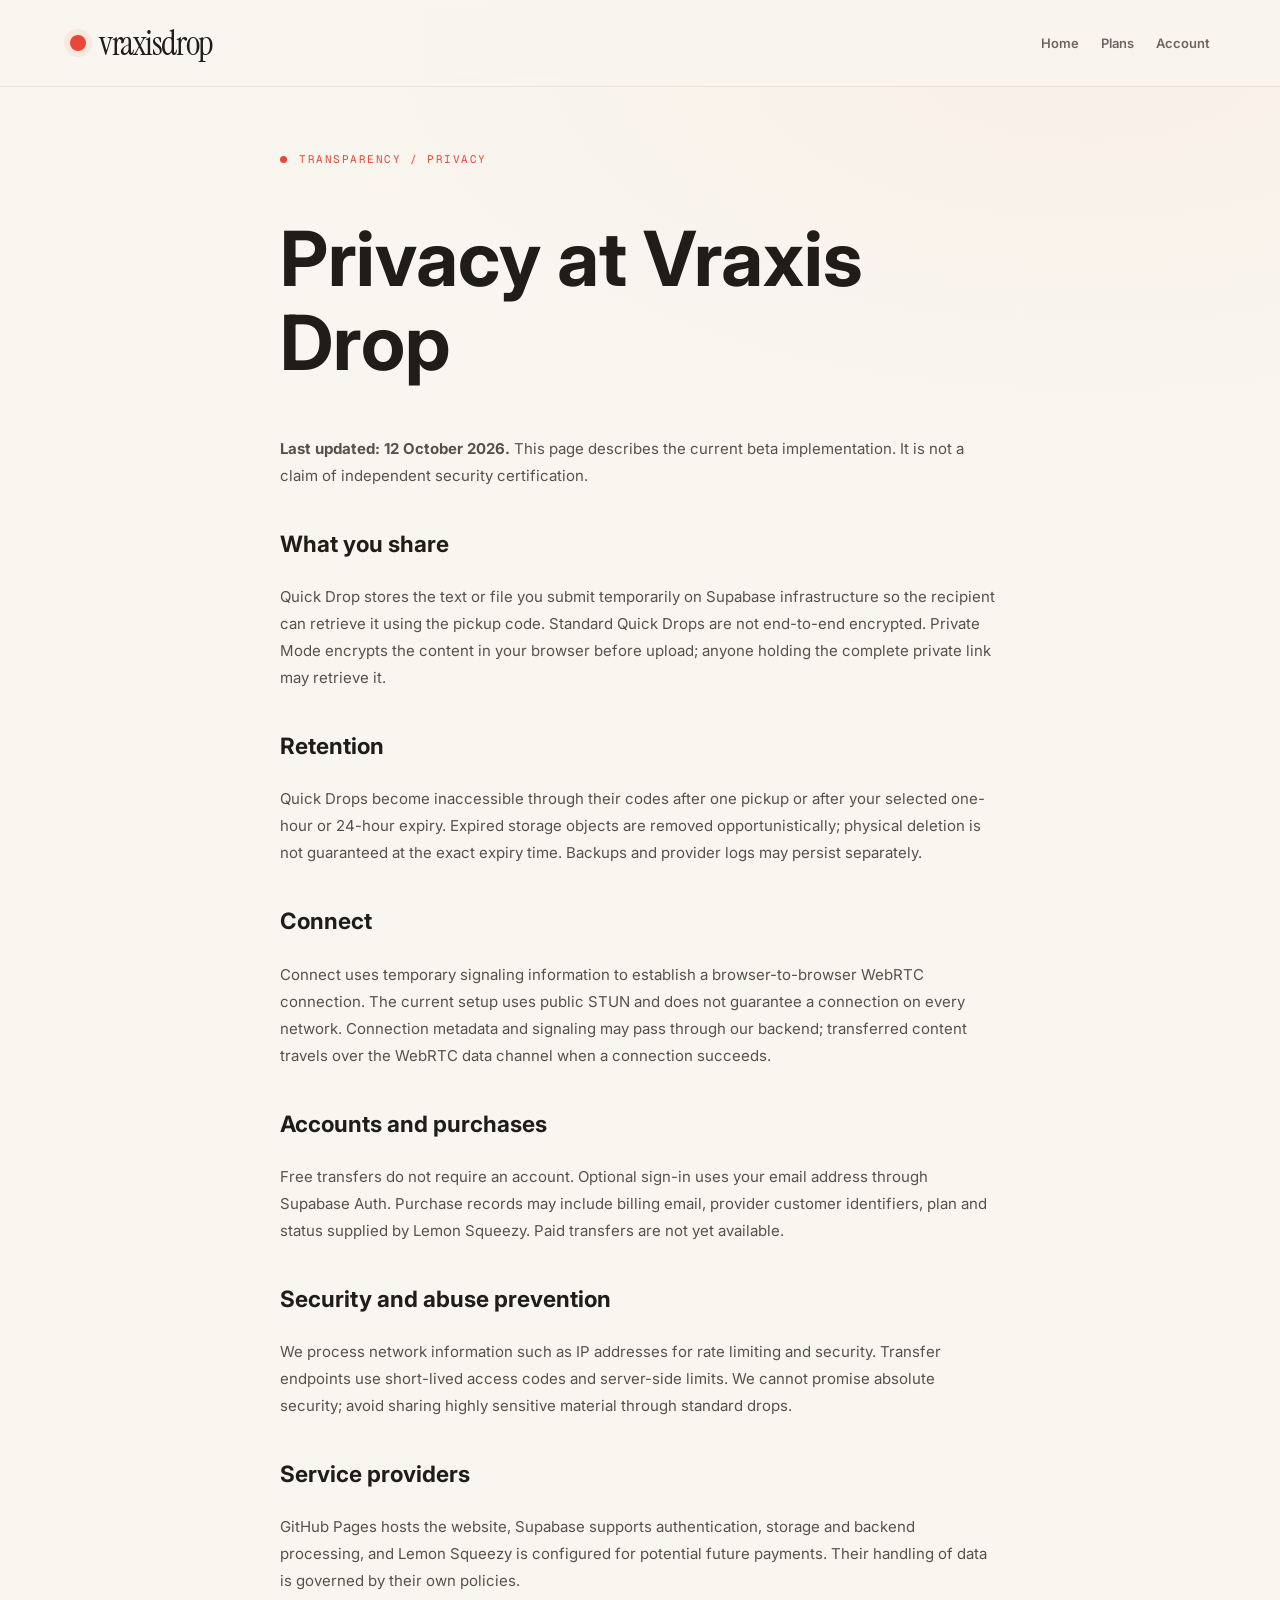
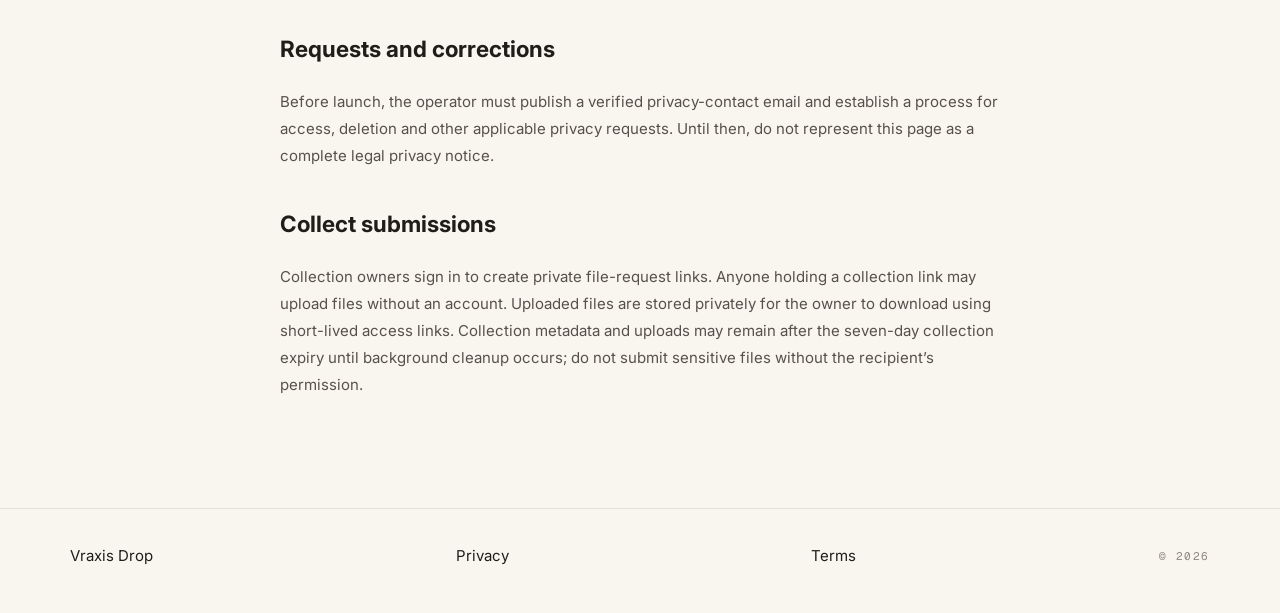
<file: site/privacy.html>
<!doctype html><html lang="en"><head><meta charset="utf-8"><meta name="viewport" content="width=device-width,initial-scale=1"><meta name="theme-color" content="#f9f6ef"><meta name="description" content="How Vraxis Drop handles temporary transfers and optional accounts."><title>Privacy — Vraxis Drop</title><link rel="stylesheet" href="style.css?v=2-4-0"><link rel="icon" href="icon.svg" type="image/svg+xml"><style>.legal{max-width:780px;margin:65px auto 110px;line-height:1.8}.legal h1{font-size:clamp(42px,7vw,76px);line-height:1.1}.legal h2{margin-top:35px}.legal p,.legal li{color:#57514c}.legal a{text-decoration:underline}</style></head><body><div class="nav-wrap"><nav class="nav shell"><a class="brand" href="./"><span class="brand-dot"></span>vraxisdrop</a><div class="nav-links"><a href="./">Home</a><a href="plans.html">Plans</a><a href="account.html">Account</a></div></nav></div><main class="shell legal"><div class="eyebrow">Transparency / Privacy</div><h1>Privacy at Vraxis Drop</h1><p><strong>Last updated: 12 October 2026.</strong> This page describes the current beta implementation. It is not a claim of independent security certification.</p><h2>What you share</h2><p>Quick Drop stores the text or file you submit temporarily on Supabase infrastructure so the recipient can retrieve it using the pickup code. Standard Quick Drops are not end-to-end encrypted. Private Mode encrypts the content in your browser before upload; anyone holding the complete private link may retrieve it.</p><h2>Retention</h2><p>Quick Drops become inaccessible through their codes after one pickup or after your selected one-hour or 24-hour expiry. Expired storage objects are removed opportunistically; physical deletion is not guaranteed at the exact expiry time. Backups and provider logs may persist separately.</p><h2>Connect</h2><p>Connect uses temporary signaling information to establish a browser-to-browser WebRTC connection. The current setup uses public STUN and does not guarantee a connection on every network. Connection metadata and signaling may pass through our backend; transferred content travels over the WebRTC data channel when a connection succeeds.</p><h2>Accounts and purchases</h2><p>Free transfers do not require an account. Optional sign-in uses your email address through Supabase Auth. Purchase records may include billing email, provider customer identifiers, plan and status supplied by Lemon Squeezy. Paid transfers are not yet available.</p><h2>Security and abuse prevention</h2><p>We process network information such as IP addresses for rate limiting and security. Transfer endpoints use short-lived access codes and server-side limits. We cannot promise absolute security; avoid sharing highly sensitive material through standard drops.</p><h2>Service providers</h2><p>GitHub Pages hosts the website, Supabase supports authentication, storage and backend processing, and Lemon Squeezy is configured for potential future payments. Their handling of data is governed by their own policies.</p><h2>Requests and corrections</h2><p>Before launch, the operator must publish a verified privacy-contact email and establish a process for access, deletion and other applicable privacy requests. Until then, do not represent this page as a complete legal privacy notice.</p><h2>Collect submissions</h2><p>Collection owners sign in to create private file-request links. Anyone holding a collection link may upload files without an account. Uploaded files are stored privately for the owner to download using short-lived access links. Collection metadata and uploads may remain after the seven-day collection expiry until background cleanup occurs; do not submit sensitive files without the recipient’s permission.</p></main><footer class="footer"><div class="shell footer-row"><a href="./">Vraxis Drop</a><a href="privacy.html">Privacy</a><a href="terms.html">Terms</a><span class="micro">© 2026</span></div></footer><script defer src="pwa.js?v=1"></script></body></html>
</file>
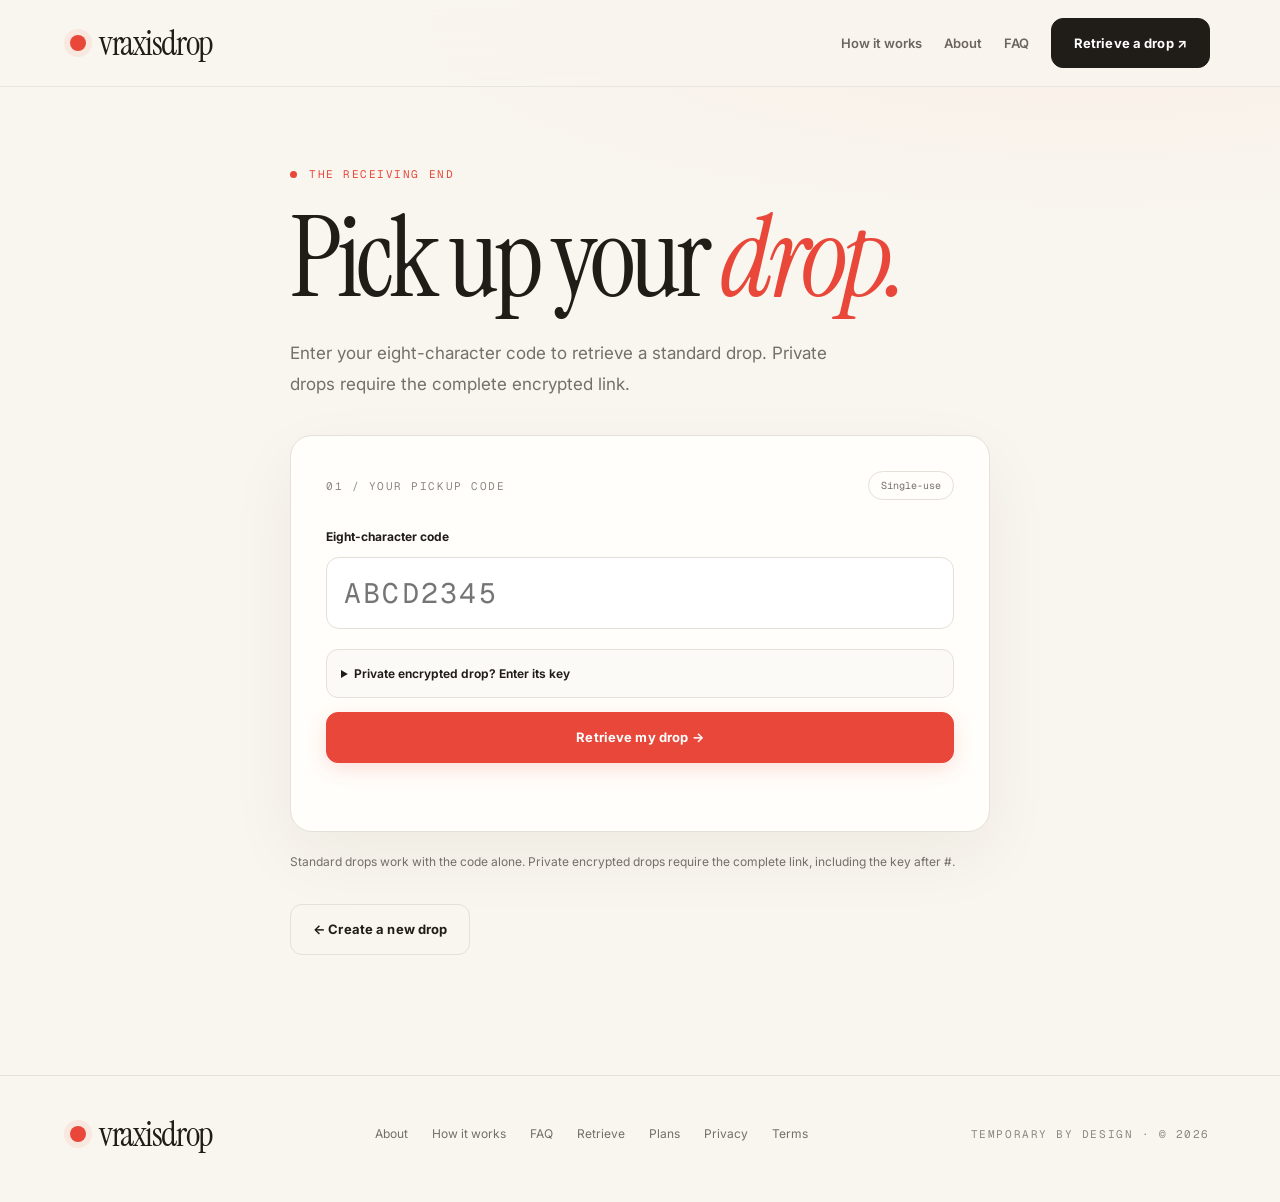
<file: site/retrieve.html>
<!doctype html><html lang="en"><head><meta charset="utf-8"><meta name="viewport" content="width=device-width,initial-scale=1"><meta name="theme-color" content="#f9f6ef"><meta name="description" content="Enter your temporary code to retrieve a Vraxis Drop."><title>Retrieve a drop — Vraxis Drop</title><link rel="stylesheet" href="style.css?v=2-4-0"><link rel="manifest" href="manifest.webmanifest"><link rel="icon" href="icon.svg" type="image/svg+xml"><meta name="apple-mobile-web-app-capable" content="yes"><meta name="apple-mobile-web-app-status-bar-style" content="default"></head><body><div class="nav-wrap"><nav class="nav shell"><a class="brand" href="./"><span class="brand-dot"></span>vraxisdrop</a><div class="nav-links"><a href="./#how">How it works</a><a href="about.html">About</a><a href="./#faq">FAQ</a><a class="nav-cta" href="retrieve.html">Retrieve a drop ↗</a></div></nav></div><main class="shell"><div class="retrieve-wrap"><div class="eyebrow">The receiving end</div><h1 class="page-title">Pick up your <em>drop.</em></h1><p class="lead">Enter your eight-character code to retrieve a standard drop. Private drops require the complete encrypted link.</p><form id="pickup" class="panel" style="margin-top:35px"><div class="panel-top"><span class="micro">01 / Your pickup code</span><span class="pill">Single-use</span></div><label class="field-label" for="code">Eight-character code</label><input class="input" id="code" name="code" maxlength="11" placeholder="ABCD2345" autocomplete="off" autocapitalize="characters" spellcheck="false" required style="font:28px 'Geist Mono',monospace;letter-spacing:.08em;margin-bottom:20px"><details style="margin-bottom:14px"><summary>Private encrypted drop? Enter its key</summary><label class="field-label" for="encryption-key">Encryption key (or use the full pickup link)</label><input class="input" id="encryption-key" type="text" placeholder="Paste the key from the sender" autocomplete="off" autocapitalize="off" spellcheck="false" style="margin-bottom:14px"></details><button class="btn ember full" type="submit">Retrieve my drop →</button><p id="feedback" class="status" role="status" aria-live="polite"></p></form><section class="panel result-panel" id="result" hidden><div class="micro">Your retrieved message</div><pre class="result-content" id="message"></pre><button id="copy" class="btn ghost" type="button">Copy message</button></section><p class="hint" style="margin-top:20px">Standard drops work with the code alone. Private encrypted drops require the complete link, including the key after #.</p><a class="btn ghost" href="./" style="margin-top:20px">← Create a new drop</a></div></main><footer class="footer"><div class="shell footer-row"><a class="brand" href="./"><span class="brand-dot"></span>vraxisdrop</a><div class="footer-links"><a href="about.html">About</a><a href="./#how">How it works</a><a href="./#faq">FAQ</a><a href="retrieve.html">Retrieve</a><a href="plans.html">Plans</a><a href="privacy.html">Privacy</a><a href="terms.html">Terms</a></div><span class="micro">Temporary by design · © 2026</span></div></footer><script src="config.js"></script><script src="app.js?v=2-4-0"></script><script defer src="pwa.js?v=1"></script></body></html>
</file>
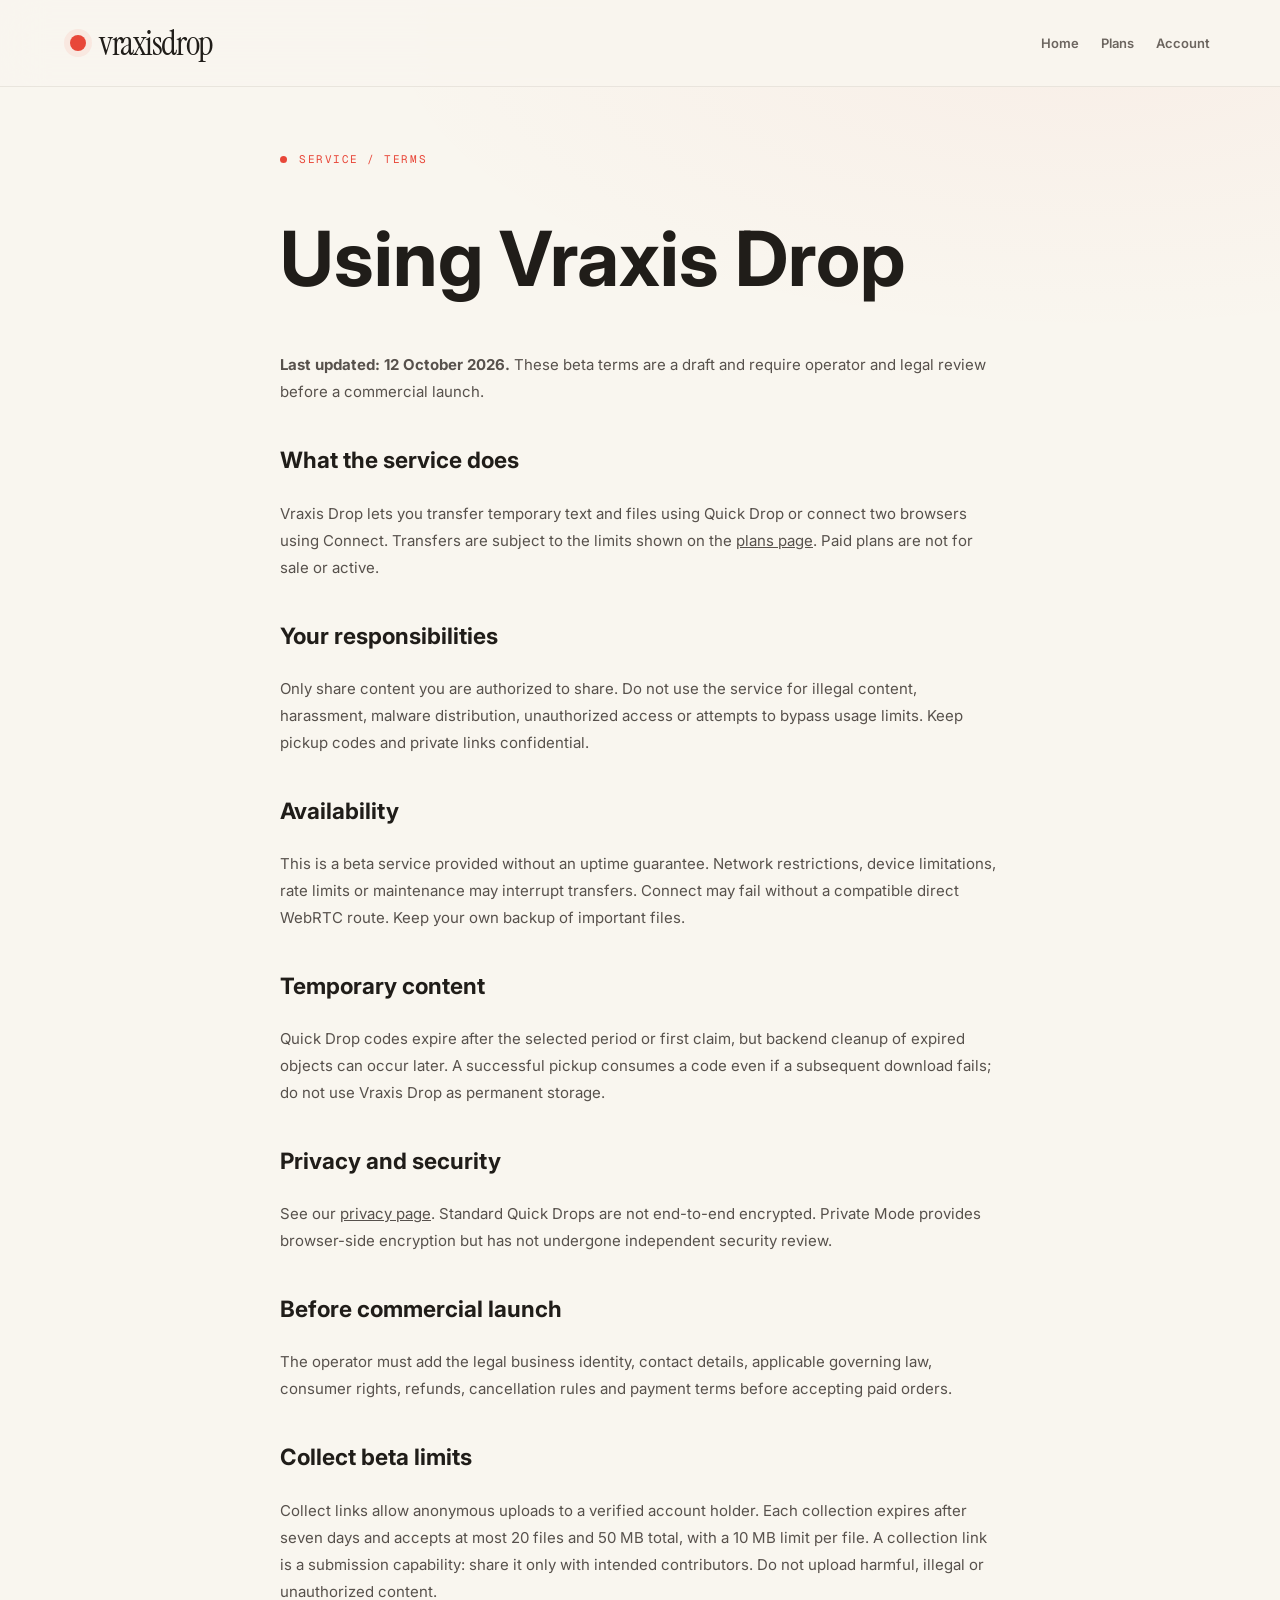
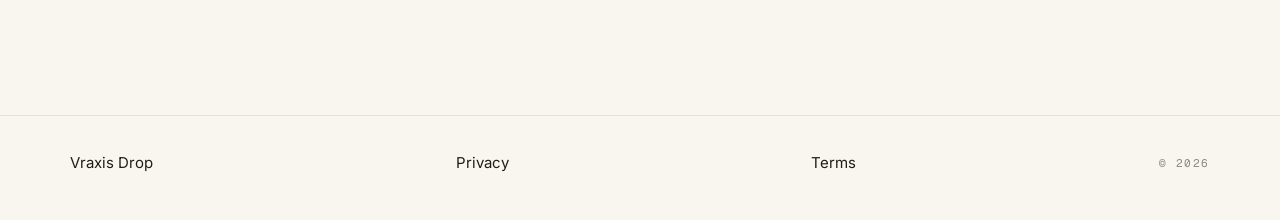
<file: site/terms.html>
<!doctype html><html lang="en"><head><meta charset="utf-8"><meta name="viewport" content="width=device-width,initial-scale=1"><meta name="theme-color" content="#f9f6ef"><meta name="description" content="Conditions and limitations for using Vraxis Drop."><title>Terms — Vraxis Drop</title><link rel="stylesheet" href="style.css?v=2-4-0"><link rel="icon" href="icon.svg" type="image/svg+xml"><style>.legal{max-width:780px;margin:65px auto 110px;line-height:1.8}.legal h1{font-size:clamp(42px,7vw,76px);line-height:1.1}.legal h2{margin-top:35px}.legal p,.legal li{color:#57514c}.legal a{text-decoration:underline}</style></head><body><div class="nav-wrap"><nav class="nav shell"><a class="brand" href="./"><span class="brand-dot"></span>vraxisdrop</a><div class="nav-links"><a href="./">Home</a><a href="plans.html">Plans</a><a href="account.html">Account</a></div></nav></div><main class="shell legal"><div class="eyebrow">Service / Terms</div><h1>Using Vraxis Drop</h1><p><strong>Last updated: 12 October 2026.</strong> These beta terms are a draft and require operator and legal review before a commercial launch.</p><h2>What the service does</h2><p>Vraxis Drop lets you transfer temporary text and files using Quick Drop or connect two browsers using Connect. Transfers are subject to the limits shown on the <a href="plans.html">plans page</a>. Paid plans are not for sale or active.</p><h2>Your responsibilities</h2><p>Only share content you are authorized to share. Do not use the service for illegal content, harassment, malware distribution, unauthorized access or attempts to bypass usage limits. Keep pickup codes and private links confidential.</p><h2>Availability</h2><p>This is a beta service provided without an uptime guarantee. Network restrictions, device limitations, rate limits or maintenance may interrupt transfers. Connect may fail without a compatible direct WebRTC route. Keep your own backup of important files.</p><h2>Temporary content</h2><p>Quick Drop codes expire after the selected period or first claim, but backend cleanup of expired objects can occur later. A successful pickup consumes a code even if a subsequent download fails; do not use Vraxis Drop as permanent storage.</p><h2>Privacy and security</h2><p>See our <a href="privacy.html">privacy page</a>. Standard Quick Drops are not end-to-end encrypted. Private Mode provides browser-side encryption but has not undergone independent security review.</p><h2>Before commercial launch</h2><p>The operator must add the legal business identity, contact details, applicable governing law, consumer rights, refunds, cancellation rules and payment terms before accepting paid orders.</p><h2>Collect beta limits</h2><p>Collect links allow anonymous uploads to a verified account holder. Each collection expires after seven days and accepts at most 20 files and 50 MB total, with a 10 MB limit per file. A collection link is a submission capability: share it only with intended contributors. Do not upload harmful, illegal or unauthorized content.</p></main><footer class="footer"><div class="shell footer-row"><a href="./">Vraxis Drop</a><a href="privacy.html">Privacy</a><a href="terms.html">Terms</a><span class="micro">© 2026</span></div></footer><script defer src="pwa.js?v=1"></script></body></html>
</file>
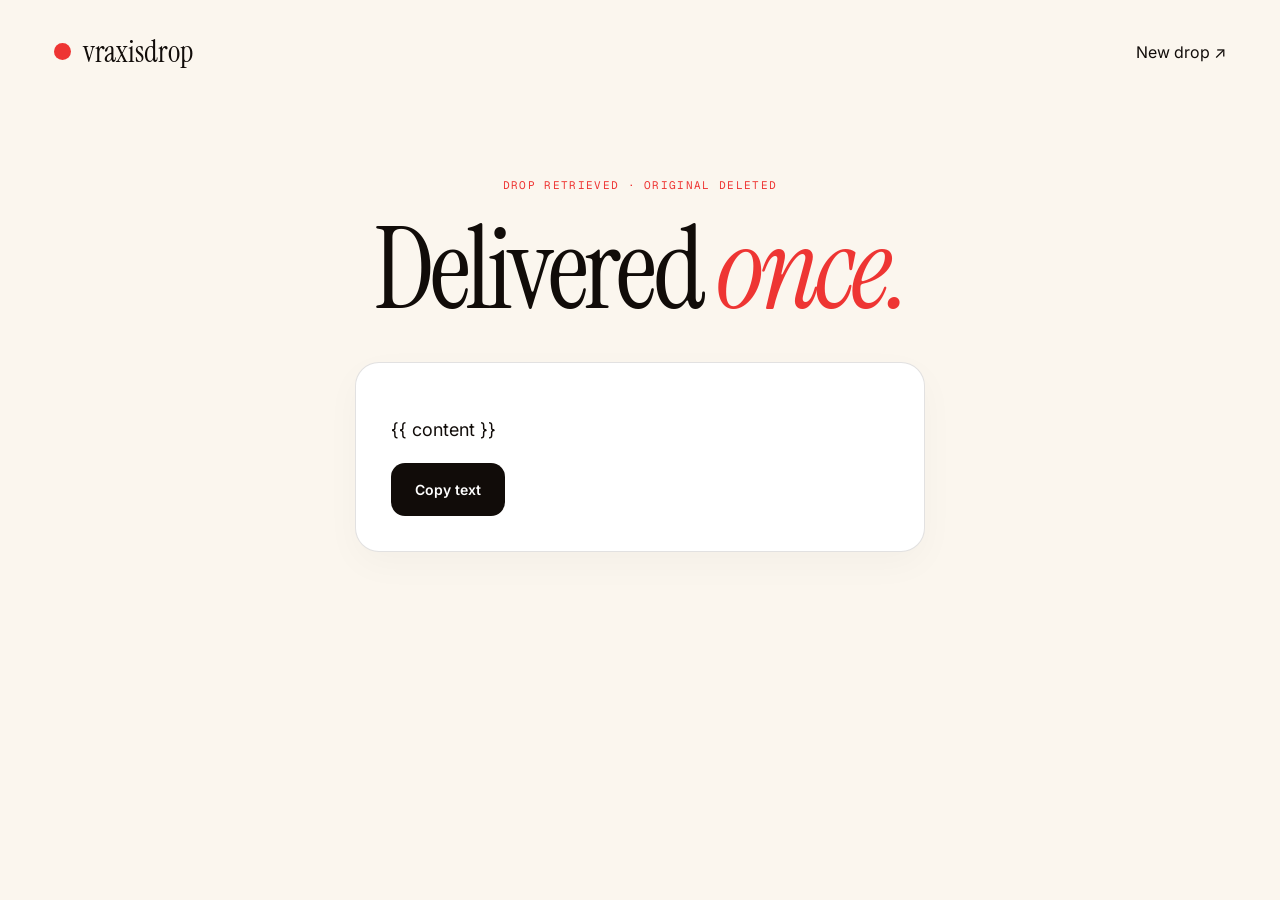
<file: templates/result.html>
<!doctype html><html lang="en"><head><meta charset="utf-8"><meta name="viewport" content="width=device-width,initial-scale=1"><title>Retrieved — Vraxis Drop</title><link rel="stylesheet" href="/static/style.css"></head><body><nav><a class="brand" href="/"><span class="dot"></span>vraxisdrop</a><a href="/">New drop ↗</a></nav><main class="center"><div class="eyebrow">DROP RETRIEVED · ORIGINAL DELETED</div><h1>Delivered <em>once.</em></h1><div class="surface pickup"><pre id="message">{{ content }}</pre><button onclick="navigator.clipboard.writeText(document.getElementById('message').textContent).then(()=>this.textContent='Copied ✓')">Copy text</button></div></main></body></html>
</file>
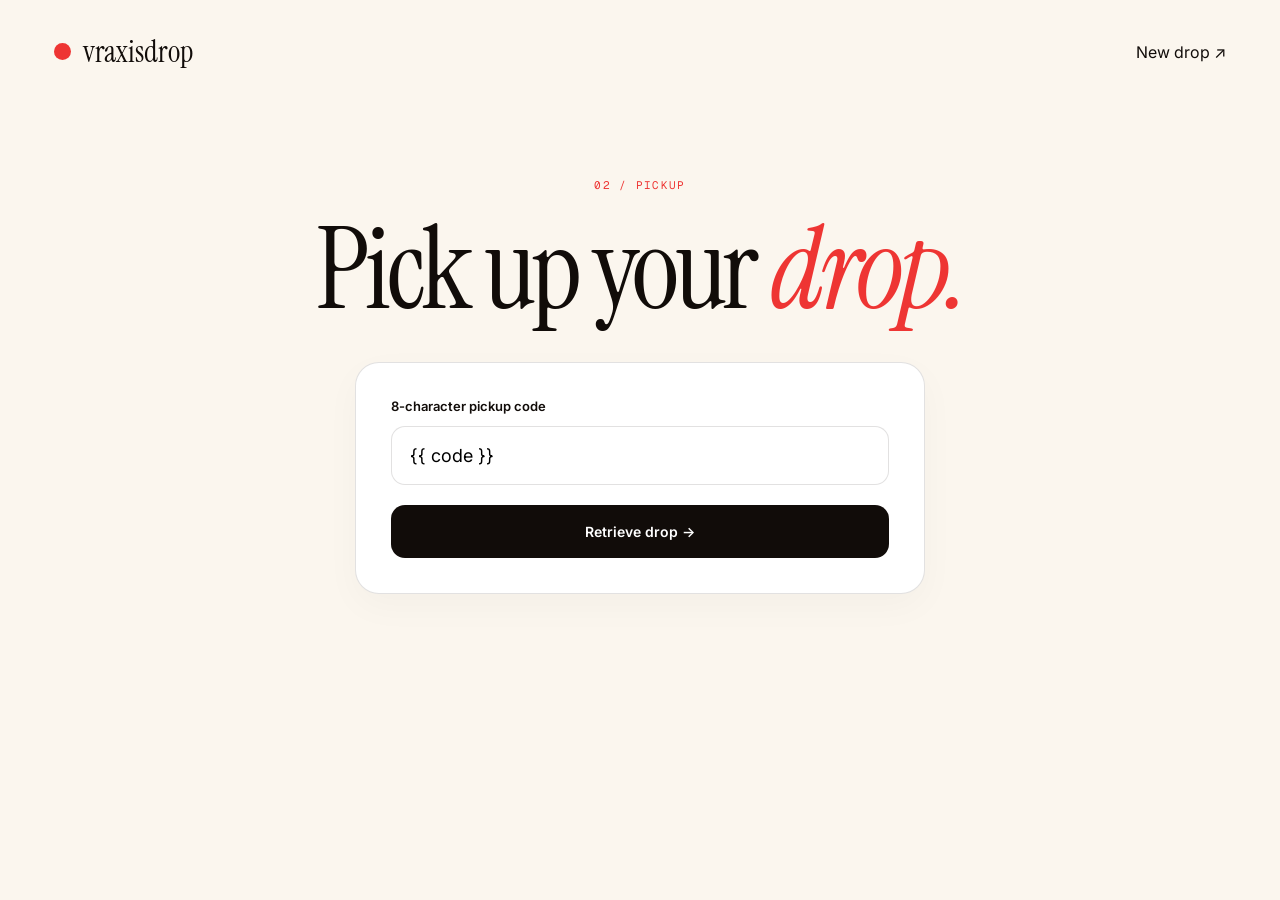
<file: templates/retrieve.html>
<!doctype html><html lang="en"><head><meta charset="utf-8"><meta name="viewport" content="width=device-width,initial-scale=1"><title>Retrieve — Vraxis Drop</title><link rel="stylesheet" href="/static/style.css"></head><body><nav><a class="brand" href="/"><span class="dot"></span>vraxisdrop</a><a href="/">New drop ↗</a></nav><main class="center"><div class="eyebrow">02 / PICKUP</div><h1>Pick up your <em>drop.</em></h1><form class="surface pickup" method="post" action="/pickup"><label for="code">8-character pickup code</label><input id="code" name="code" maxlength="11" value="{{ code }}" placeholder="ABCD2345" autocomplete="off" required><button>Retrieve drop →</button></form></main></body></html>
</file>
<file: site/style.css>
@import url('https://fonts.googleapis.com/css2?family=Instrument+Serif:ital@0;1&family=Inter:wght@400;500;600;700;800&family=Geist+Mono:wght@400;500;600&display=swap');
:root{--paper:#f9f6ef;--ink:#201d19;--ember:#e84739;--muted:#746f68;--line:#e5e0d8;--white:#fffefa;--shadow:0 18px 70px rgba(48,35,22,.065)}*{box-sizing:border-box}html{scroll-behavior:smooth}body{margin:0;background:var(--paper);color:var(--ink);font:15px/1.6 Inter,sans-serif;-webkit-font-smoothing:antialiased}a{color:inherit;text-decoration:none}button,input,textarea{font:inherit}button,a,input,textarea{touch-action:manipulation}button{cursor:pointer}button:disabled{opacity:.55;cursor:wait}button:focus-visible,a:focus-visible,input:focus-visible,textarea:focus-visible{outline:3px solid #ec8b7c;outline-offset:3px}[hidden]{display:none!important}.shell{max-width:1200px;margin:0 auto;padding:0 30px}.nav-wrap{position:sticky;top:0;z-index:20;background:rgba(249,246,239,.9);backdrop-filter:blur(20px);border-bottom:1px solid rgba(40,30,20,.08)}.nav{height:86px;display:flex;align-items:center;justify-content:space-between;gap:24px}.brand{font:35px 'Instrument Serif',serif;letter-spacing:-1.3px;display:flex;align-items:center;gap:13px}.brand-dot{width:16px;height:16px;background:var(--ember);border-radius:50%;box-shadow:0 0 0 6px rgba(232,71,57,.08)}.nav-links{display:flex;align-items:center;gap:30px}.nav-links>a:not(.nav-cta){color:#6c655f;font-size:13px;font-weight:600}.nav-links>a:hover{color:var(--ember)}.nav-cta,.btn{background:var(--ink);color:white;border:1px solid var(--ink);padding:14px 22px;border-radius:12px;font-size:13px;font-weight:700;display:inline-flex;align-items:center;justify-content:center;gap:10px;transition:transform .2s,background .2s,box-shadow .2s}.btn:hover,.nav-cta:hover{transform:translateY(-2px);box-shadow:0 10px 25px #201d1920}.btn.ember{background:var(--ember);border-color:var(--ember)}.btn.ghost{background:transparent;color:var(--ink);border-color:var(--line)}.btn.full{width:100%}.eyebrow,.micro{font:11px 'Geist Mono',monospace;letter-spacing:.14em;text-transform:uppercase}.eyebrow{color:var(--ember);display:flex;align-items:center;gap:12px}.eyebrow:before{content:'';width:7px;height:7px;border-radius:50%;background:var(--ember)}.hero{padding:95px 0 76px;position:relative}.hero-grid{display:grid;grid-template-columns:1.1fr .9fr;gap:75px;align-items:center}.hero h1,.page-title{font:clamp(72px,8.5vw,132px)/.88 'Instrument Serif',serif;letter-spacing:-.048em;margin:28px 0 30px}.hero h1 em,.page-title em,.section-title em,.panel-title em{color:var(--ember);font-weight:400}.lead{font-size:17px;line-height:1.85;color:var(--muted);max-width:550px}.hero-actions{display:flex;flex-wrap:wrap;gap:12px;margin-top:30px}.hero-art{position:relative;min-height:390px;display:grid;place-items:center}.orb{width:min(100%,385px);aspect-ratio:1;border-radius:50%;background:radial-gradient(circle at 38% 32%,#ffe4ce,#f6c5b5 43%,#e65a49 72%,#ad2d26);box-shadow:inset -22px -32px 55px #8d2a2240,0 35px 80px #e8473920;animation:float 7s ease-in-out infinite}.orbit{position:absolute;border:1px solid #b9a99c70;border-radius:50%;width:112%;height:60%;transform:rotate(-29deg)}.orbit.two{transform:rotate(35deg);height:70%;width:90%}.art-label{position:absolute;background:#fffefaee;border:1px solid var(--line);box-shadow:var(--shadow);border-radius:14px;padding:15px 20px;font:11px 'Geist Mono',monospace;letter-spacing:.04em}.art-label.top{top:22px;right:0}.art-label.bottom{bottom:30px;left:0}.divider{border:0;border-top:1px solid var(--line);margin:0}.section{padding:94px 0}.section-head{display:flex;align-items:end;justify-content:space-between;gap:20px;margin-bottom:34px}.section-title{font:clamp(45px,6vw,78px)/1 'Instrument Serif',serif;letter-spacing:-.035em;margin:18px 0}.section-desc{color:var(--muted);max-width:450px;line-height:1.8}.transfer-grid{display:grid;grid-template-columns:1.3fr .7fr;gap:22px;align-items:start}.panel{background:var(--white);border:1px solid var(--line);border-radius:22px;padding:35px;box-shadow:var(--shadow)}.panel-top{display:flex;justify-content:space-between;gap:15px;align-items:center;margin-bottom:27px}.micro{color:#8e8780}.pill{border:1px solid var(--line);border-radius:100px;padding:7px 12px;font:10px 'Geist Mono',monospace;color:var(--muted)}.panel-title{font:46px/1 'Instrument Serif',serif;margin:10px 0 17px}.field-label{font-size:12px;font-weight:700;display:block;margin:0 0 10px}.input,textarea{display:block;width:100%;border:1px solid #e4e0d9;border-radius:13px;background:#fff;padding:17px;color:var(--ink);outline:none}.input:focus,textarea:focus{border-color:var(--ember)}textarea{min-height:175px;resize:vertical;font:26px/1.35 'Instrument Serif',serif}.file-zone{border:1.5px dashed #d4cbc0;border-radius:14px;padding:23px;display:block;text-align:center;cursor:pointer;background:#fcfaf7;transition:border-color .2s,background .2s}.file-zone:hover,.file-zone.dragging{border-color:var(--ember);background:#fff3ed}.file-zone strong{display:block;font-size:13px}.file-zone span{font-size:12px;color:var(--muted)}.file-zone input{position:absolute;opacity:0;width:1px;height:1px}.file-icon{display:inline-grid;place-items:center;width:44px;height:44px;background:#f6ebe4;border-radius:12px;font-size:21px;margin-bottom:10px}.split-label{text-align:center;color:#aca49b;font:10px 'Geist Mono',monospace;letter-spacing:.14em;margin:18px 0}.expiry{display:flex;gap:10px;flex-wrap:wrap;margin:20px 0}.expiry label{cursor:pointer}.expiry input{position:absolute;opacity:0}.expiry span{display:block;border:1px solid var(--line);padding:10px 16px;border-radius:10px;font-size:12px}.expiry input:checked+span{background:#241f1b;color:white;border-color:#241f1b}.expiry input:focus-visible+span{outline:3px solid var(--ember)}.hint{font-size:12px;color:var(--muted);line-height:1.7}.status{font-size:13px;color:#bb4439;min-height:20px;margin:13px 0 0}.big-code{font:clamp(38px,5vw,70px) 'Instrument Serif',serif;letter-spacing:.09em;color:var(--ember);margin:10px 0 16px;overflow-wrap:anywhere}.success-box{text-align:center}.success-box .btn{margin-top:12px}.side-card{min-height:260px}.side-card p{color:var(--muted);line-height:1.8}.steps{display:grid;grid-template-columns:repeat(3,1fr);gap:18px}.step{padding:29px;border:1px solid var(--line);border-radius:18px;background:#fffefa}.step-number{font:13px 'Geist Mono',monospace;color:var(--ember)}.step h3{font:34px 'Instrument Serif',serif;margin:28px 0 10px}.step p{color:var(--muted);font-size:13px;line-height:1.8}.features{display:grid;grid-template-columns:repeat(3,1fr);gap:20px}.feature{padding:28px 0;border-top:1px solid #d6cec5}.feature-icon{font-size:26px}.feature h3{font-size:15px;margin:17px 0 9px}.feature p{font-size:13px;line-height:1.8;color:var(--muted)}.band{background:#241e1a;color:#fff8f0;padding:80px 0}.band .section-desc{color:#bdb2aa}.band .btn{background:var(--ember);border-color:var(--ember)}.faq{max-width:850px}.faq details{border-bottom:1px solid var(--line);padding:20px 0}.faq summary{cursor:pointer;font-size:15px;font-weight:600;list-style:none;display:flex;justify-content:space-between;gap:10px}.faq summary:after{content:'+';font-size:24px;font-weight:400;color:var(--ember)}.faq details[open] summary:after{content:'−'}.faq p{color:var(--muted);line-height:1.85;font-size:13px;max-width:700px}.footer{border-top:1px solid var(--line);padding:35px 0 45px}.footer-row{display:flex;align-items:center;justify-content:space-between;gap:20px;flex-wrap:wrap}.footer-links{display:flex;gap:24px;font-size:12px;color:var(--muted)}.page-hero{padding:95px 0 50px}.page-title{font-size:clamp(62px,9vw,112px)}.reading{max-width:780px}.reading p{color:var(--muted);font-size:16px;line-height:1.95}.reading h2{font:43px 'Instrument Serif',serif;margin:50px 0 12px}.retrieve-wrap{max-width:700px;margin:auto;padding:80px 0 120px}.result-content{white-space:pre-wrap;overflow-wrap:anywhere;font:17px/1.7 Inter,sans-serif}.result-panel{margin-top:22px}.file-name{font-size:12px;color:var(--muted);margin-top:8px}@keyframes float{50%{transform:translateY(-16px)}}@media(max-width:900px){.hero-grid{gap:30px}.hero-art{min-height:300px}.transfer-grid{grid-template-columns:1fr}.orb{width:270px}.features{grid-template-columns:repeat(2,1fr)}}@media(max-width:650px){.shell{padding:0 20px}.nav{height:72px}.brand{font-size:30px}.nav-links{gap:14px}.nav-links>a:not(.nav-cta){display:none}.nav-cta{padding:10px 13px;font-size:11px}.hero{padding:63px 0 52px}.hero-grid{grid-template-columns:1fr}.hero h1{font-size:clamp(65px,12vw,92px)}.hero-art{min-height:230px;overflow:hidden}.orb{width:200px}.art-label{padding:10px;font-size:9px}.art-label.top{right:5px}.art-label.bottom{left:5px}.section{padding:65px 0}.section-head{display:block}.section-title{font-size:58px}.panel{padding:23px;border-radius:18px}.steps,.features{grid-template-columns:1fr}.step h3{margin-top:14px}.page-hero{padding:60px 0 30px}.retrieve-wrap{padding:55px 0 80px}.footer-links{gap:13px}.band{padding:60px 0}}@media(prefers-reduced-motion:reduce){*,*:before,*:after{animation:none!important;scroll-behavior:auto!important;transition:none!important}}
/* V2.1.1 mobile navigation guard */
.nav-wrap .nav{display:flex;flex-direction:row;align-items:center;justify-content:space-between;flex-wrap:nowrap;min-width:0}
.nav-wrap .brand{flex-shrink:0;white-space:nowrap}
.nav-wrap .nav-links{display:flex;align-items:center;flex-wrap:nowrap;gap:22px}
.nav-wrap .nav-links>a{white-space:nowrap}
@media(max-width:760px){.nav-wrap .nav{height:72px;gap:10px}.nav-wrap .nav-links>a:not(.nav-cta){display:none!important}.nav-wrap .nav-links{gap:0}.nav-wrap .nav-cta{display:inline-flex;font-size:11px;padding:11px 13px;max-width:160px}.nav-wrap .brand{font-size:29px}.panel{background:var(--white);border:1px solid var(--line);border-radius:18px;padding:23px;box-shadow:var(--shadow)}.panel-top{display:flex;align-items:center;justify-content:space-between;gap:12px}.micro,.pill{font-size:10px}.retrieve-wrap .page-title{font-size:clamp(60px,11vw,85px)}}


/* V2.4 — editorial polish, accessible interactions and mobile-first transfer desk */
:root{--shadow:0 24px 70px rgba(48,35,22,.055)}
body{background:radial-gradient(ellipse 75% 22% at 85% 2%,rgba(232,71,57,.045),transparent 75%),var(--paper)}
.nav-wrap{backdrop-filter:blur(22px) saturate(130%);-webkit-backdrop-filter:blur(22px) saturate(130%)}
.nav-cta,.btn{min-height:46px;letter-spacing:.01em}
.btn.ember{box-shadow:0 6px 20px rgba(232,71,57,.16)}
.btn.ember:hover{background:#d83d31;box-shadow:0 13px 32px rgba(232,71,57,.24)}
.btn:active,.nav-cta:active{transform:translateY(1px) scale(.99)}
.hero h1{max-width:900px;text-wrap:balance}
.hero .lead{max-width:490px}
.panel{transition:border-color .22s,box-shadow .22s}
#send:focus-within,#pickup:focus-within{border-color:#d7c8bc;box-shadow:0 24px 70px rgba(48,35,22,.075)}
.input,textarea{transition:border-color .18s,box-shadow .18s}
.input:focus,textarea:focus{box-shadow:0 0 0 4px rgba(232,71,57,.09)}
#send textarea{min-height:155px}
.file-zone{position:relative;transition:background .2s,border-color .2s,transform .2s}
.file-zone:hover{transform:translateY(-1px)}
.file-zone:focus-within{outline:3px solid rgba(232,71,57,.45);outline-offset:3px}
.file-zone input{inset:0;width:100%;height:100%;cursor:pointer}
.expiry span{transition:background .2s,color .2s,border-color .2s}
#private-mode{accent-color:var(--ember);width:18px;height:18px;flex-shrink:0}
#pickup .input{font-variant-numeric:tabular-nums}
#pickup details{border:1px solid var(--line);border-radius:12px;padding:14px;background:#fcfaf7}
#pickup details summary{cursor:pointer;font-size:12px;font-weight:650}
#pickup details[open] summary{margin-bottom:14px}
#pickup .result-panel{animation:rise-in .4s ease both}
.success-box{animation:rise-in .45s ease both}
.big-code{font-family:'Geist Mono',monospace;font-size:clamp(28px,5vw,48px);font-weight:500;letter-spacing:.075em}
#pickup-link{font-size:12px}
.status:not(:empty){padding:12px 14px;border-radius:11px;background:#fff1ec;border:1px solid #f3d5cd;line-height:1.55}
.status[data-state="progress"]{color:#695342;background:#f7f1e7;border-color:#e9e0d4}
.status[data-state="success"]{color:#226a4b;background:#edf7f0;border-color:#cce8d6}
.status[data-state="error"]{color:#aa362b}
.transfer-grid .side-card{background:linear-gradient(155deg,#fffefa,#f9f4eb)}
.step{transition:transform .2s,box-shadow .2s}
.step:hover{transform:translateY(-3px);box-shadow:0 15px 35px rgba(48,35,22,.05)}
@keyframes rise-in{from{opacity:.3;transform:translateY(12px)}to{opacity:1;transform:translateY(0)}}
@media(max-width:760px){
 .nav-wrap .brand{font-size:clamp(23px,6.2vw,29px);letter-spacing:-1px;gap:10px}
 .nav-wrap .nav-cta{font-size:11px;padding:10px 12px;min-height:44px}
 .brand-dot{width:13px;height:13px;box-shadow:0 0 0 5px rgba(232,71,57,.08)}
 .hero{padding:46px 0 35px}
 .hero h1{font-size:clamp(58px,12vw,82px);margin:21px 0}
 .hero .lead{font-size:15px;line-height:1.7}
 .hero-actions .btn{min-height:48px}
 .hero-art{min-height:190px}
 .orb{width:170px}
 .section{padding:52px 0}
 .section-title{font-size:clamp(45px,11vw,62px)}
 .panel{padding:22px}
 .panel-top{margin-bottom:22px}
 .transfer-grid{gap:14px}
 #send textarea{font-size:23px;min-height:125px}
 .file-zone{padding:18px}
 .retrieve-wrap{padding:42px 0 80px}
 .retrieve-wrap .page-title{font-size:clamp(55px,11vw,78px);line-height:.96}
 #pickup .input{font-size:clamp(22px,6vw,30px)!important;letter-spacing:.055em!important}
 .big-code{font-size:clamp(25px,7vw,39px)}
}
@media(max-width:370px){.nav-wrap .nav-cta{font-size:10px;padding:9px 10px}.nav-wrap .brand{font-size:23px}.shell{padding:0 16px}}
@media(prefers-reduced-motion:reduce){.success-box,#pickup .result-panel{animation:none}.step:hover,.file-zone:hover{transform:none}}
</file>
<file: static/style.css>
@import url('https://fonts.googleapis.com/css2?family=Instrument+Serif:ital@0;1&family=Inter:wght@400;500;600;700&family=Geist+Mono&display=swap');
:root{--paper:oklch(.975 .012 80);--ink:oklch(.16 .01 60);--ember:oklch(.62 .22 27);--border:oklch(.16 .01 60 / .12)}*{box-sizing:border-box}body{margin:0;background:var(--paper);color:var(--ink);font-family:Inter,sans-serif}nav{max-width:1220px;margin:auto;padding:32px 24px;display:flex;justify-content:space-between;align-items:center}a{color:inherit;text-decoration:none}.brand{font:30px 'Instrument Serif',serif;display:flex;align-items:center;gap:12px}.dot{height:17px;width:17px;border-radius:50%;background:var(--ember)}main{max-width:1220px;margin:auto;padding:75px 24px 110px}.eyebrow,.small,.or,footer{font:11px 'Geist Mono',monospace;letter-spacing:.12em}.eyebrow{color:var(--ember)}h1{font:clamp(64px,9vw,124px)/.91 'Instrument Serif',serif;letter-spacing:-.04em;margin:25px 0}em{color:var(--ember);font-weight:400}.intro{max-width:620px;color:#68625d;font-size:18px;line-height:1.7;margin-bottom:55px}.layout{display:grid;grid-template-columns:1.5fr 1fr;gap:25px;align-items:start}.surface{background:white;border:1px solid var(--border);border-radius:24px;padding:35px;box-shadow:0 12px 36px #251d1308}.small{opacity:.55;margin-bottom:30px}label{display:block;font-size:13px;font-weight:600;margin-bottom:12px}textarea,input[type=text],input:not([type]){width:100%;border:1px solid var(--border);border-radius:14px;padding:18px;font:18px Inter;outline-color:var(--ember)}textarea{height:190px;resize:vertical;font:28px 'Instrument Serif',serif}.or{margin:25px 0 15px;opacity:.5}input[type=file]{max-width:100%}.expiry{display:flex;gap:20px;margin:28px 0}.expiry label{font-weight:400}button,.secondary{border:0;background:var(--ink);color:white;border-radius:14px;padding:18px 24px;font:600 14px Inter;cursor:pointer;display:inline-block;transition:transform .2s,box-shadow .2s}button:hover,.secondary:hover{transform:translateY(-2px);box-shadow:0 10px 22px #0002}form button{width:100%}h2{font:48px 'Instrument Serif',serif;margin:12px 0}aside p,.pickup p{line-height:1.7;color:#68625d;margin-bottom:30px}.center{text-align:center;max-width:760px}.pickup{max-width:570px;margin:40px auto;text-align:left}.pickup input{width:100%;margin-bottom:20px}.bigcode{font:clamp(40px,8vw,75px) 'Instrument Serif',serif;letter-spacing:.08em;margin:20px 0}pre{white-space:pre-wrap;overflow-wrap:anywhere;font:18px/1.6 Inter}footer{text-align:center;padding:35px;opacity:.45;border-top:1px solid var(--border)}@media(max-width:760px){main{padding-top:45px}.layout{grid-template-columns:1fr}h1{font-size:clamp(60px,12vw,85px)}.surface{padding:25px}input,textarea{font-size:16px}nav{padding:22px}}
</file>
